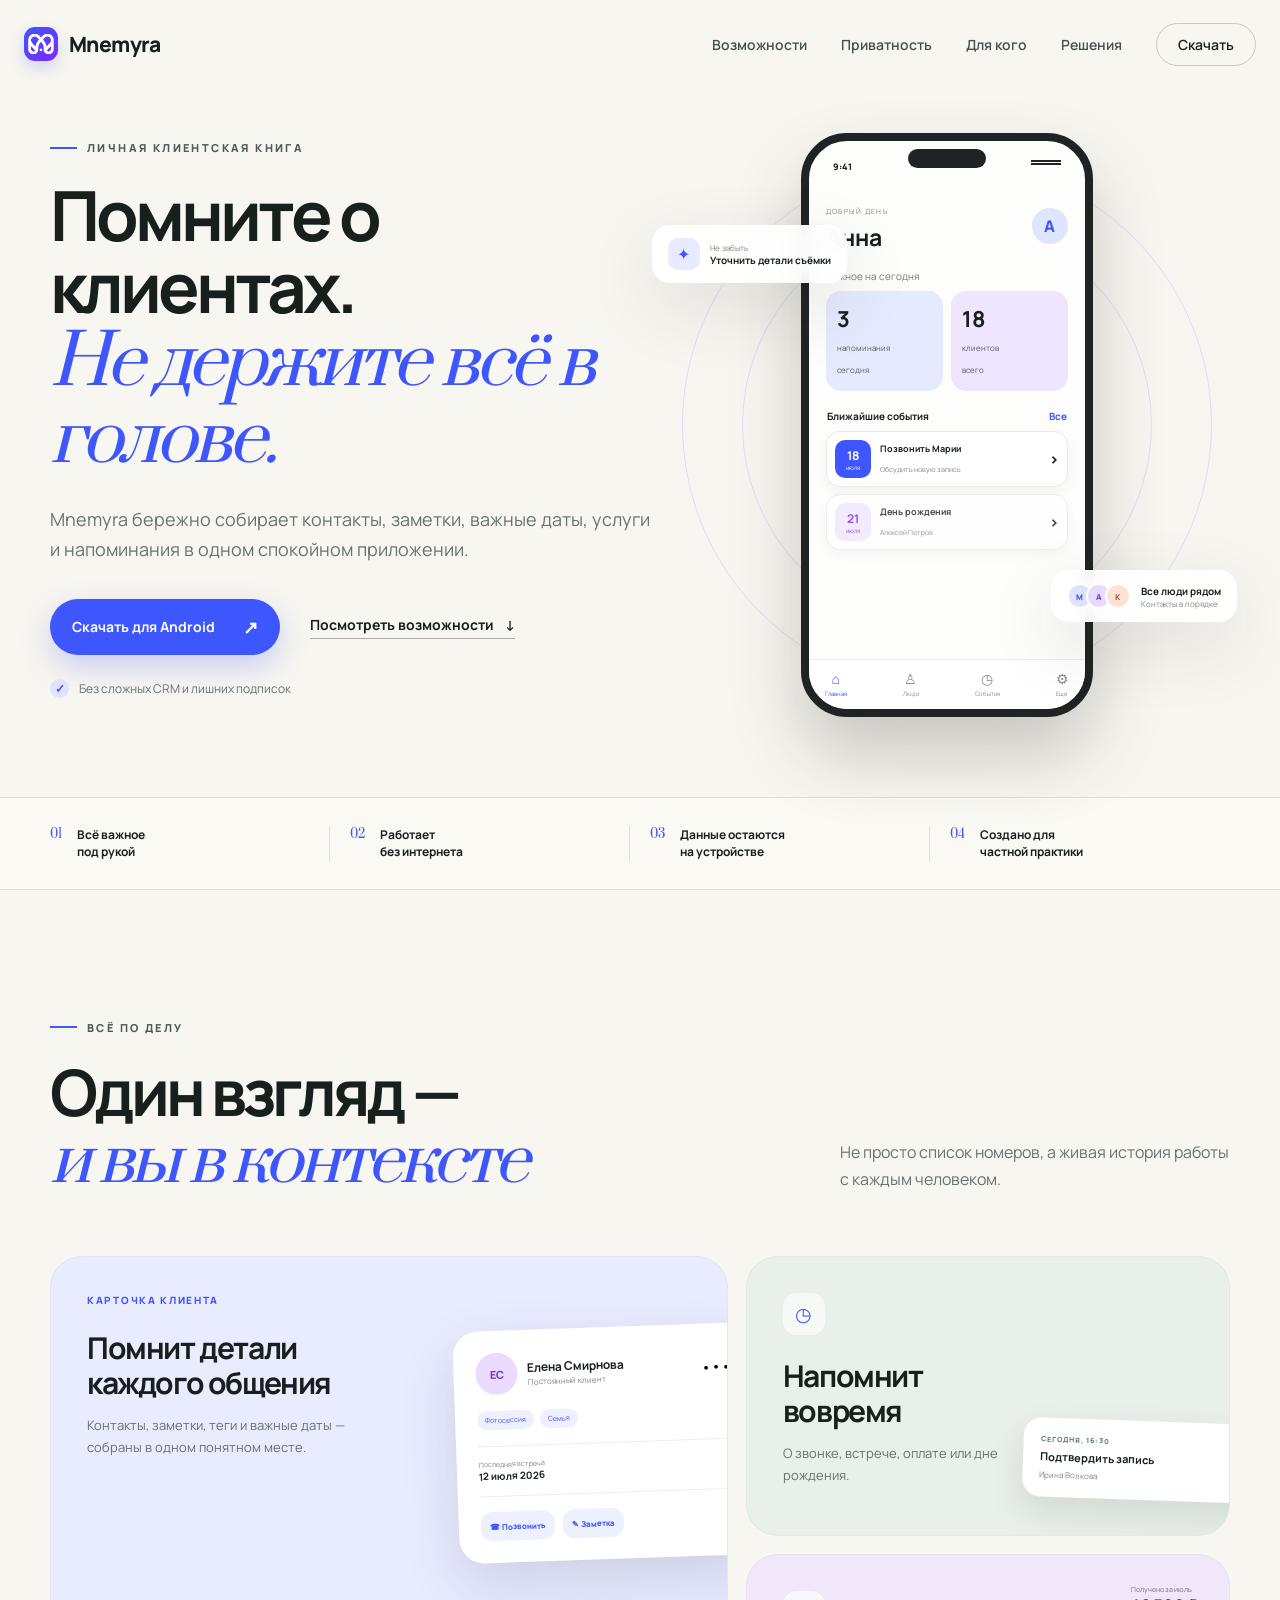
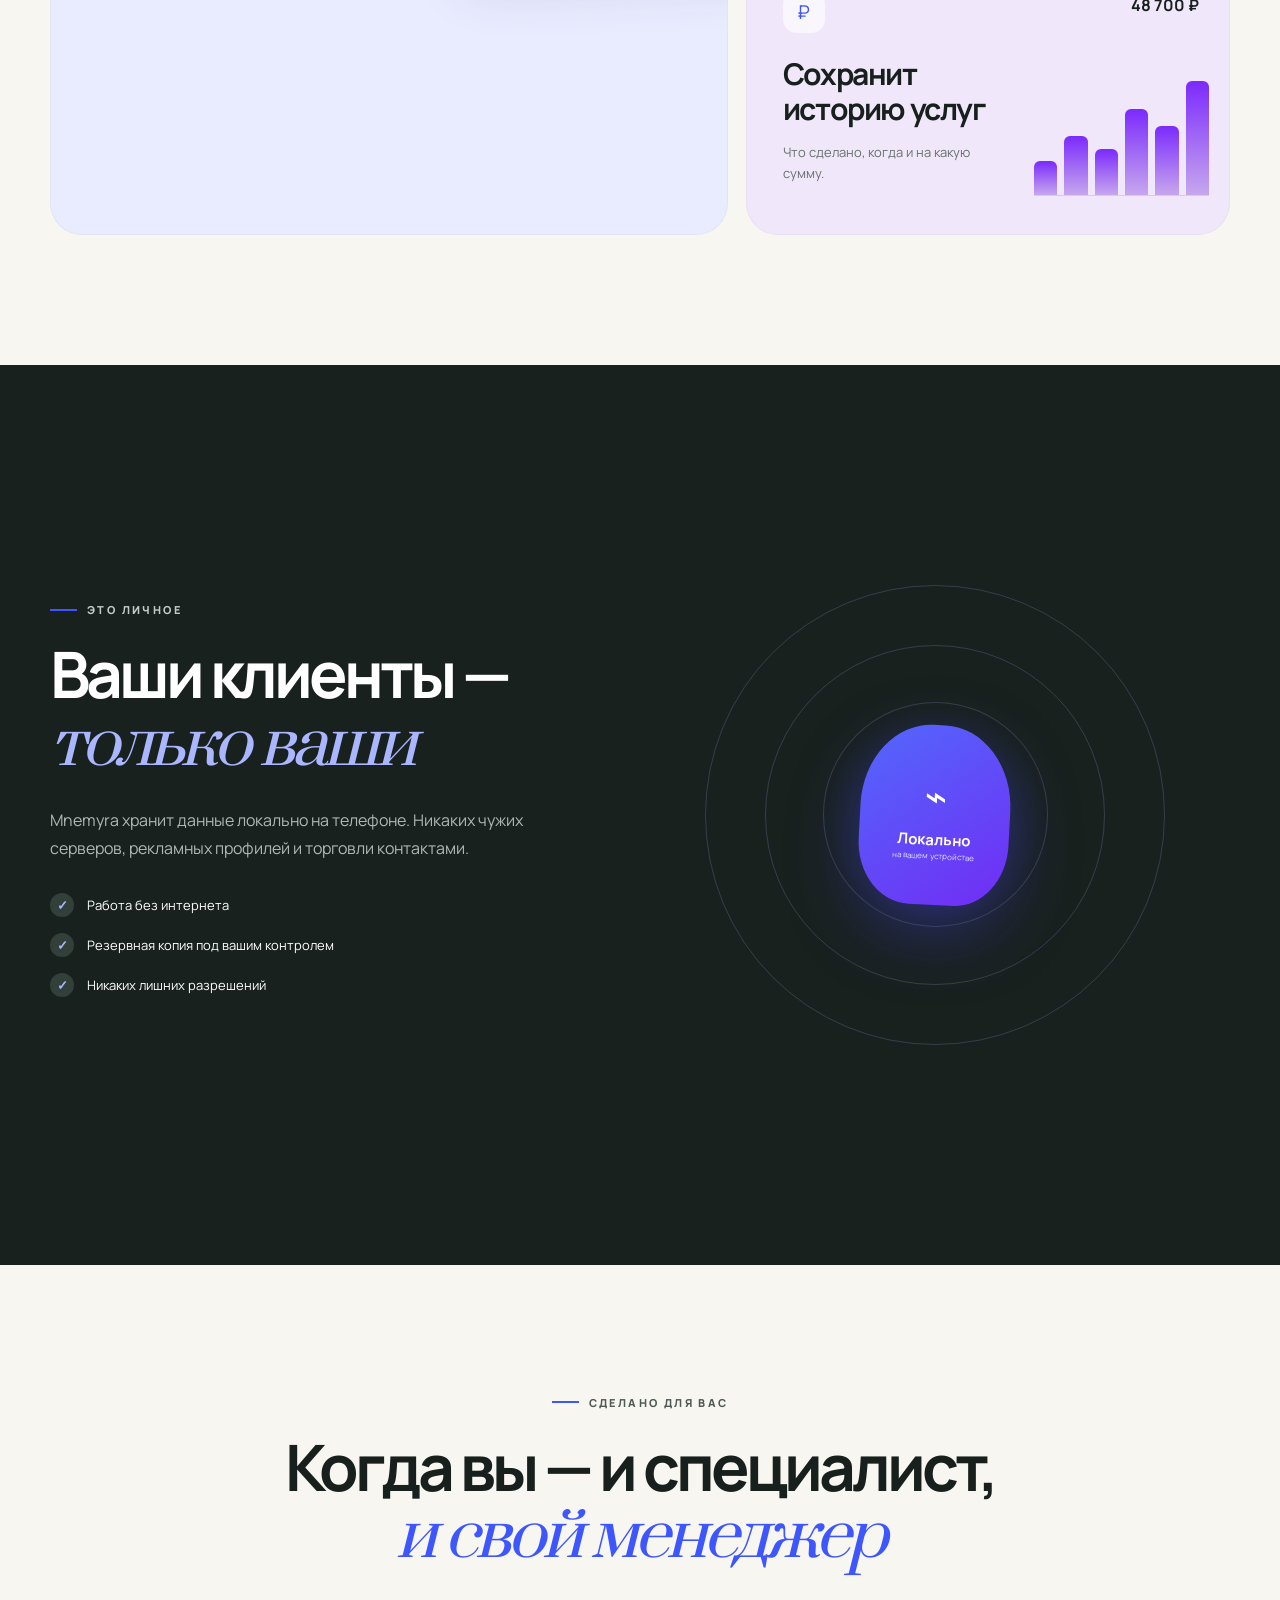
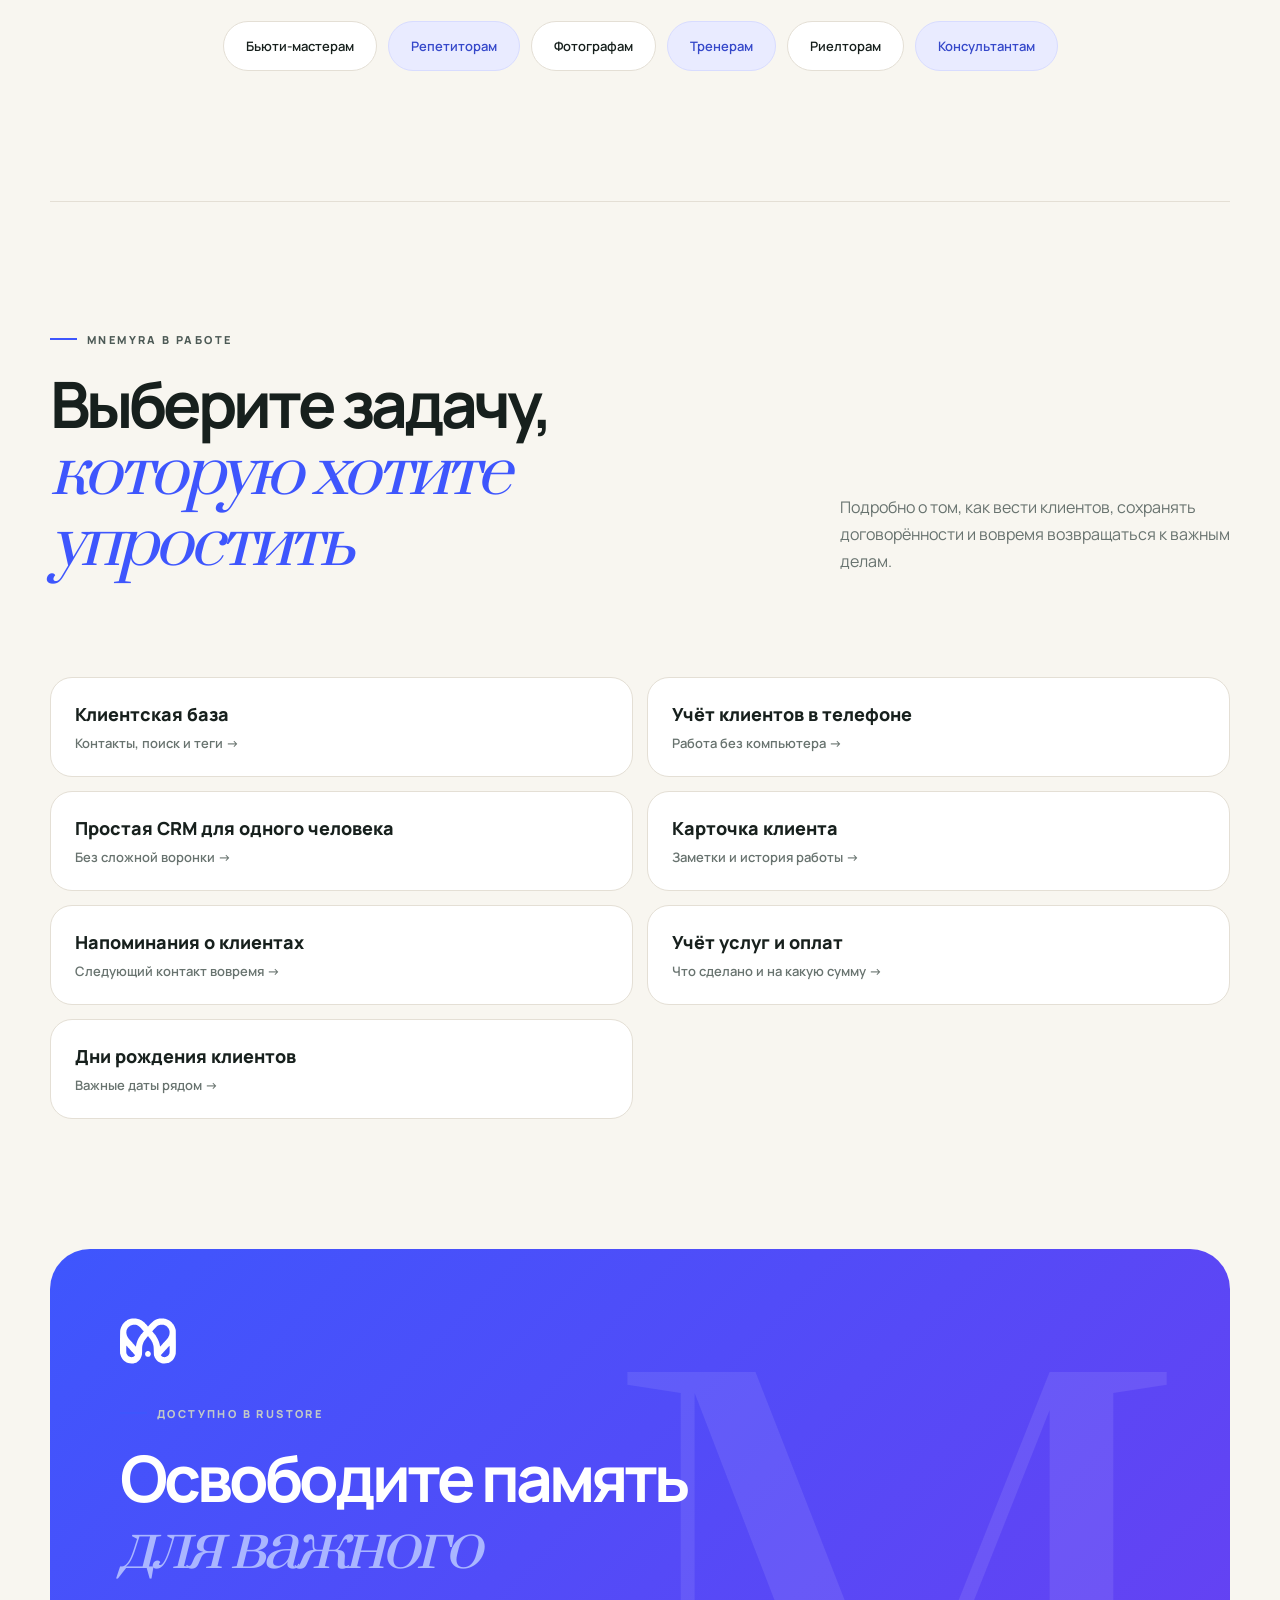
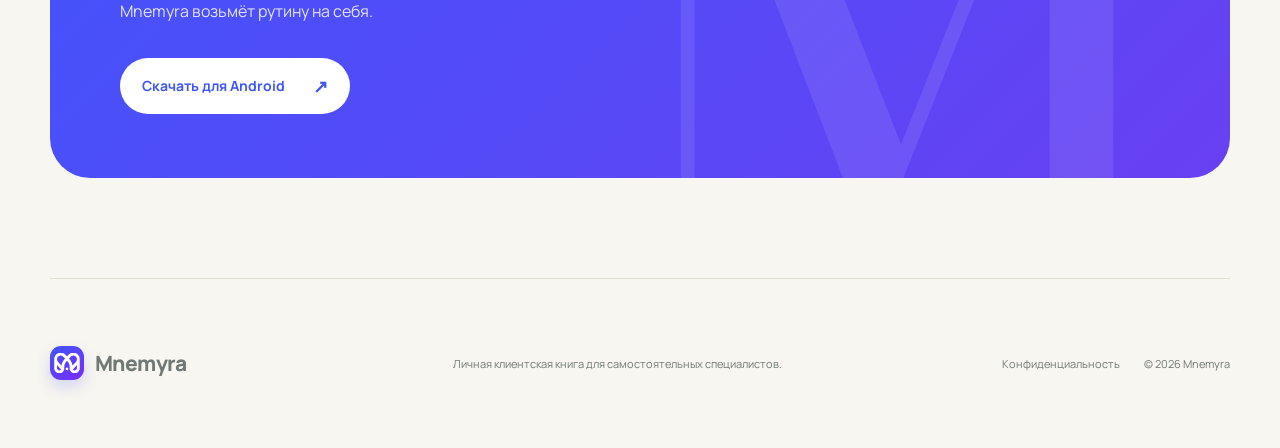
<file: index.html>
<!doctype html>
<html lang="ru">
<head>
  <meta charset="utf-8">
  <meta name="viewport" content="width=device-width, initial-scale=1">
  <meta name="theme-color" content="#3e56fd">
  <meta name="color-scheme" content="light">
  <meta name="robots" content="index, follow, max-image-preview:large, max-snippet:-1, max-video-preview:-1">
  <meta name="description" content="Mnemyra — клиентская книга для самозанятых и частных специалистов. Храните контакты, заметки и историю услуг, создавайте напоминания. Данные остаются на вашем устройстве.">
  <meta name="application-name" content="Mnemyra">
  <meta name="apple-mobile-web-app-title" content="Mnemyra">
  <meta name="format-detection" content="telephone=no">
  <title>Mnemyra — клиентская книга и напоминания для специалистов</title>

  <meta property="og:type" content="website">
  <meta property="og:locale" content="ru_RU">
  <meta property="og:site_name" content="Mnemyra">
  <meta property="og:title" content="Mnemyra — помните о клиентах, а не о рутине">
  <meta property="og:description" content="Контакты, заметки, услуги и напоминания в одном спокойном Android-приложении. Ваши данные остаются на устройстве.">
  <meta property="og:image" content="og-image.png">
  <meta property="og:image:type" content="image/png">
  <meta property="og:image:width" content="1200">
  <meta property="og:image:height" content="630">
  <meta property="og:image:alt" content="Mnemyra — личная клиентская книга для самостоятельных специалистов">
  <meta name="twitter:card" content="summary_large_image">
  <meta name="twitter:title" content="Mnemyra — помните о клиентах, а не о рутине">
  <meta name="twitter:description" content="Контакты, заметки, услуги и напоминания в одном спокойном Android-приложении.">
  <meta name="twitter:image" content="og-image.png">
  <meta name="twitter:image:alt" content="Mnemyra — личная клиентская книга для самостоятельных специалистов">

  <link rel="icon" href="favicon.ico" sizes="any">
  <link rel="shortcut icon" href="favicon.ico" type="image/x-icon">
  <link rel="manifest" href="site.webmanifest">
  <link rel="preconnect" href="https://fonts.googleapis.com">
  <link rel="preconnect" href="https://fonts.gstatic.com" crossorigin>
  <link href="https://fonts.googleapis.com/css2?family=Manrope:wght@400;500;600;700;800&family=Prata&display=swap" rel="stylesheet">
  <link rel="stylesheet" href="styles.css">
  <link rel="canonical" href="https://mnemyra.ru/">
  <noscript><style>.reveal{opacity:1;transform:none}</style></noscript>
  <script type="application/ld+json">
  {
    "@context": "https://schema.org",
    "@graph": [
      {
        "@type": "WebSite",
        "name": "Mnemyra",
        "inLanguage": "ru-RU",
        "description": "Официальный сайт Android-приложения Mnemyra"
      },
      {
        "@type": "SoftwareApplication",
        "name": "Mnemyra",
        "alternateName": "Мнемира",
        "description": "Личная клиентская книга с контактами, заметками, историей услуг и напоминаниями для самостоятельных специалистов.",
        "applicationCategory": "BusinessApplication",
        "applicationSubCategory": "Personal CRM",
        "operatingSystem": "Android 8.0 и новее",
        "softwareVersion": "1.0",
        "inLanguage": "ru-RU",
        "featureList": [
          "Карточки клиентов и импорт контактов",
          "Заметки, теги и важные даты",
          "Напоминания о звонках, встречах и событиях",
          "История услуг и оплат",
          "Локальное хранение данных",
          "Резервное копирование"
        ]
      }
    ]
  }
  </script>
</head>
<body>
  <header class="site-header">
    <a class="brand" href="#top" aria-label="Mnemyra — на главную">
      <span class="brand-mark"><img src="logo.svg" alt=""></span>
      <span>Mnemyra</span>
    </a>
    <button class="menu-button" type="button" aria-expanded="false" aria-controls="main-nav">Меню</button>
    <nav id="main-nav" class="main-nav" aria-label="Основная навигация">
      <a href="#possibilities">Возможности</a>
      <a href="#privacy">Приватность</a>
      <a href="#for-whom">Для кого</a>
      <a href="#guides">Решения</a>
      <a class="nav-cta" href="https://www.rustore.ru/catalog/app/ru.prozvonki.mnemyra">Скачать</a>
    </nav>
  </header>

  <main id="top">
    <section class="hero wrap">
      <div class="hero-copy reveal">
        <div class="eyebrow"><span></span> Личная клиентская книга</div>
        <h1>Помните о клиентах.<br><em>Не держите всё в голове.</em></h1>
        <p class="hero-lead">Mnemyra бережно собирает контакты, заметки, важные даты, услуги и напоминания в одном спокойном приложении.</p>
        <div class="hero-actions">
          <a class="button button-primary" href="https://www.rustore.ru/catalog/app/ru.prozvonki.mnemyra">Скачать для Android <span>↗</span></a>
          <a class="text-link" href="#possibilities">Посмотреть возможности <span>↓</span></a>
        </div>
        <p class="hero-note"><span class="shield">✓</span> Без сложных CRM и лишних подписок</p>
      </div>

      <div class="hero-visual reveal" aria-label="Пример интерфейса Mnemyra">
        <div class="orbit orbit-one"></div>
        <div class="orbit orbit-two"></div>
        <div class="float-card note-card">
          <div class="mini-icon">✦</div>
          <div><small>Не забыть</small><strong>Уточнить детали съёмки</strong></div>
        </div>
        <div class="phone">
          <div class="phone-top"><span>9:41</span><i></i></div>
          <div class="app-head">
            <div><small>ДОБРЫЙ ДЕНЬ</small><h2>Анна</h2></div>
            <div class="avatar avatar-blue">А</div>
          </div>
          <p class="phone-subtitle">Важное на сегодня</p>
          <div class="summary-grid">
            <div class="summary blue"><strong>3</strong><span>напоминания<br>сегодня</span></div>
            <div class="summary lilac"><strong>18</strong><span>клиентов<br>всего</span></div>
          </div>
          <div class="phone-section-title"><strong>Ближайшие события</strong><span>Все</span></div>
          <div class="event-card">
            <div class="date-box"><strong>18</strong><span>июля</span></div>
            <div><strong>Позвонить Марии</strong><small>Обсудить новую запись</small></div>
            <b>›</b>
          </div>
          <div class="event-card faded">
            <div class="date-box pale"><strong>21</strong><span>июля</span></div>
            <div><strong>День рождения</strong><small>Алексей Петров</small></div>
            <b>›</b>
          </div>
          <div class="phone-nav"><span class="active">⌂<small>Главная</small></span><span>♙<small>Люди</small></span><span>◷<small>События</small></span><span>⚙<small>Ещё</small></span></div>
        </div>
        <div class="float-card people-card">
          <div class="stacked-avatars"><span>М</span><span>А</span><span>К</span></div>
          <div><strong>Все люди рядом</strong><small>Контакты в порядке</small></div>
        </div>
      </div>
    </section>

    <section class="trust-strip" aria-label="Ключевые преимущества">
      <div><span>01</span><strong>Всё важное<br>под рукой</strong></div>
      <div><span>02</span><strong>Работает<br>без интернета</strong></div>
      <div><span>03</span><strong>Данные остаются<br>на устройстве</strong></div>
      <div><span>04</span><strong>Создано для<br>частной практики</strong></div>
    </section>

    <section id="possibilities" class="features wrap section-space">
      <div class="section-heading reveal">
        <div class="eyebrow"><span></span> Всё по делу</div>
        <h2>Один взгляд —<br><em>и вы в контексте</em></h2>
        <p>Не просто список номеров, а живая история работы с каждым человеком.</p>
      </div>
      <div class="bento">
        <article class="feature-card feature-main reveal">
          <div class="feature-label">Карточка клиента</div>
          <h3>Помнит детали<br>каждого общения</h3>
          <p>Контакты, заметки, теги и важные даты — собраны в одном понятном месте.</p>
          <div class="client-card">
            <div class="client-top"><div class="avatar avatar-photo">ЕС</div><div><strong>Елена Смирнова</strong><span>Постоянный клиент</span></div><button>•••</button></div>
            <div class="tags"><span>Фотосессия</span><span>Семья</span></div>
            <div class="client-details"><span>Последняя встреча</span><strong>12 июля 2026</strong></div>
            <div class="client-actions"><button>☎ Позвонить</button><button>✎ Заметка</button></div>
          </div>
        </article>
        <article class="feature-card reminder-feature reveal">
          <div class="feature-icon">◷</div>
          <h3>Напомнит вовремя</h3>
          <p>О звонке, встрече, оплате или дне рождения.</p>
          <div class="reminder-pop"><span>Сегодня, 16:30</span><strong>Подтвердить запись</strong><small>Ирина Волкова</small></div>
        </article>
        <article class="feature-card services-feature reveal">
          <div class="feature-icon">₽</div>
          <h3>Сохранит историю услуг</h3>
          <p>Что сделано, когда и на какую сумму.</p>
          <div class="bars"><i></i><i></i><i></i><i></i><i></i><i></i></div>
          <div class="money"><span>Получено за июль</span><strong>48 700 ₽</strong></div>
        </article>
      </div>
    </section>

    <section id="privacy" class="privacy section-space">
      <div class="privacy-inner wrap reveal">
        <div class="privacy-copy">
          <div class="eyebrow light"><span></span> Это личное</div>
          <h2>Ваши клиенты —<br><em>только ваши</em></h2>
          <p>Mnemyra хранит данные локально на телефоне. Никаких чужих серверов, рекламных профилей и торговли контактами.</p>
          <ul><li><b>✓</b> Работа без интернета</li><li><b>✓</b> Резервная копия под вашим контролем</li><li><b>✓</b> Никаких лишних разрешений</li></ul>
        </div>
        <div class="privacy-art" aria-hidden="true">
          <div class="halo h1"></div><div class="halo h2"></div><div class="halo h3"></div>
          <div class="lock"><span>⌁</span><strong>Локально</strong><small>на вашем устройстве</small></div>
        </div>
      </div>
    </section>

    <section id="for-whom" class="audience wrap section-space">
      <div class="section-heading centered reveal">
        <div class="eyebrow"><span></span> Сделано для вас</div>
        <h2>Когда вы — и специалист,<br><em>и свой менеджер</em></h2>
      </div>
      <div class="professions reveal">
        <span>Бьюти-мастерам</span><span>Репетиторам</span><span>Фотографам</span><span>Тренерам</span><span>Риелторам</span><span>Консультантам</span>
      </div>
    </section>

    <section id="guides" class="seo-hub wrap section-space">
      <div class="section-heading reveal">
        <div class="eyebrow"><span></span> Mnemyra в работе</div>
        <h2>Выберите задачу,<br><em>которую хотите упростить</em></h2>
        <p>Подробно о том, как вести клиентов, сохранять договорённости и вовремя возвращаться к важным делам.</p>
      </div>
      <div class="seo-grid reveal">
        <a href="client-base/">Клиентская база <span>Контакты, поиск и теги →</span></a>
        <a href="clients-on-phone/">Учёт клиентов в телефоне <span>Работа без компьютера →</span></a>
        <a href="simple-crm/">Простая CRM для одного человека <span>Без сложной воронки →</span></a>
        <a href="client-card/">Карточка клиента <span>Заметки и история работы →</span></a>
        <a href="client-reminders/">Напоминания о клиентах <span>Следующий контакт вовремя →</span></a>
        <a href="services-and-payments/">Учёт услуг и оплат <span>Что сделано и на какую сумму →</span></a>
        <a href="client-birthdays/">Дни рождения клиентов <span>Важные даты рядом →</span></a>
      </div>
    </section>

    <section id="download" class="download wrap reveal">
      <div>
        <img src="logo.svg" alt="" class="download-logo">
        <div class="eyebrow light"><span></span> Доступно в RuStore</div>
        <h2>Освободите память<br><em>для важного</em></h2>
        <p>Mnemyra возьмёт рутину на себя.</p>
        <a class="button button-white" href="https://www.rustore.ru/catalog/app/ru.prozvonki.mnemyra">Скачать для Android <span>↗</span></a>
      </div>
      <div class="download-word" aria-hidden="true">M</div>
    </section>
  </main>

  <footer class="footer wrap">
    <a class="brand" href="#top"><span class="brand-mark"><img src="logo.svg" alt=""></span><span>Mnemyra</span></a>
    <p>Личная клиентская книга для самостоятельных специалистов.</p>
    <div><a href="#privacy">Конфиденциальность</a><span>© 2026 Mnemyra</span></div>
  </footer>
  <script src="script.js"></script>
</body>
</html>
</file>
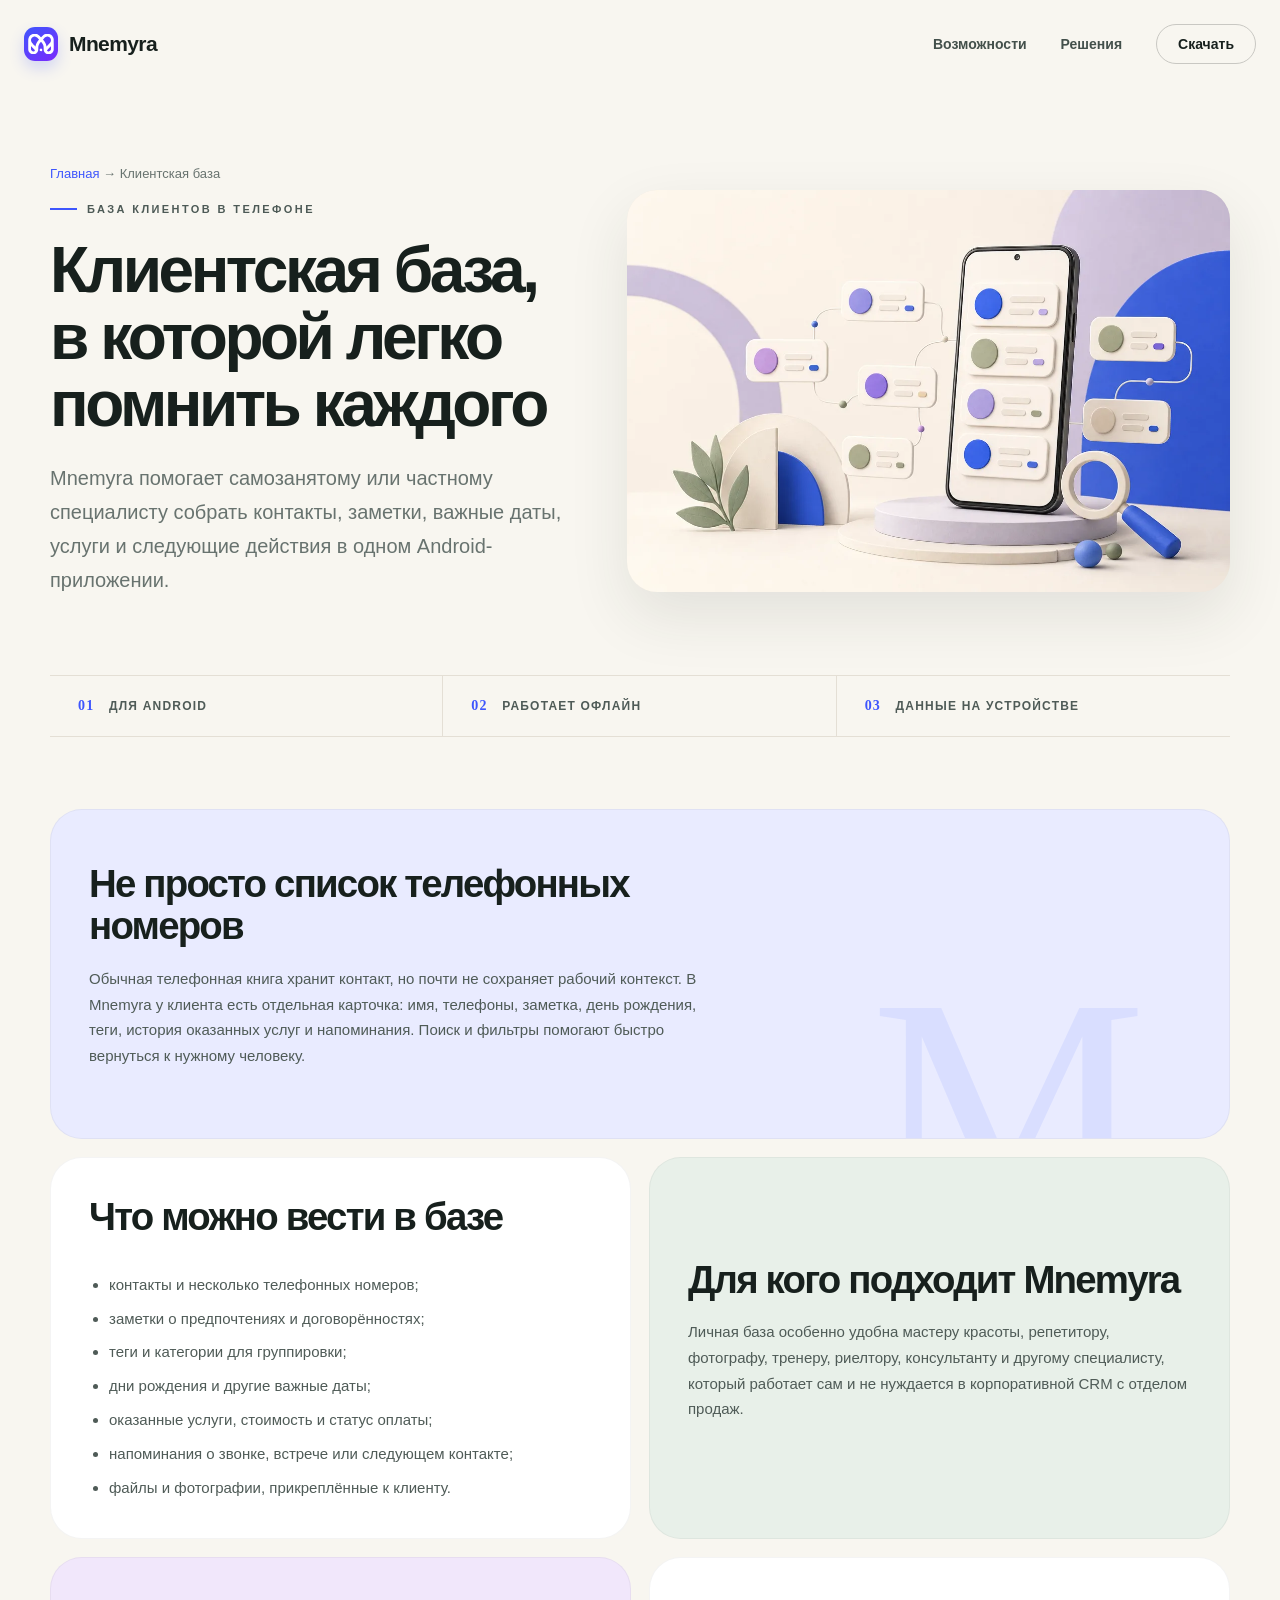
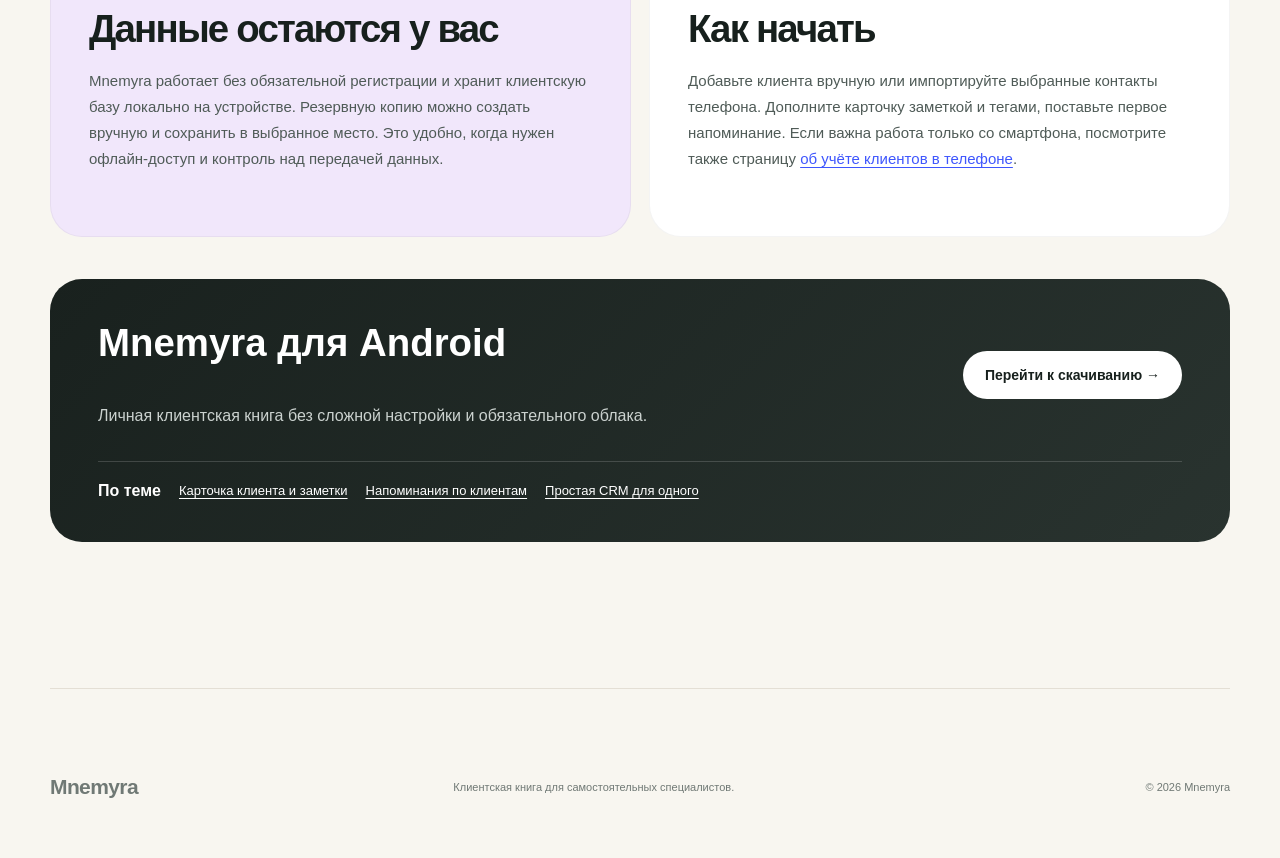
<file: client-base/index.html>
<!doctype html><html lang="ru"><head><meta charset="utf-8"><meta name="viewport" content="width=device-width,initial-scale=1"><meta name="robots" content="index,follow,max-image-preview:large"><title>Клиентская база на Android для самозанятых — Mnemyra</title><meta name="description" content="Приложение для ведения клиентской базы на телефоне: контакты, заметки, теги, важные даты, услуги и напоминания. Локально, без облака и сложной CRM."><link rel="canonical" href="https://mnemyra.ru/client-base/"><meta property="og:type" content="website"><meta property="og:title" content="Клиентская база на Android — Mnemyra"><meta property="og:description" content="Ведите контакты, заметки, услуги и напоминания по клиентам в одном приложении."><meta property="og:image" content="https://mnemyra.ru/assets/seo/client-base.webp"><meta property="og:image:width" content="1200"><meta property="og:image:height" content="800"><link rel="icon" href="../favicon.ico"><link rel="stylesheet" href="../styles.css"><script type="application/ld+json">{"@context":"https://schema.org","@type":"WebPage","name":"Клиентская база на Android для самозанятых","isPartOf":{"@type":"WebSite","name":"Mnemyra","url":"https://mnemyra.ru/"},"about":{"@type":"SoftwareApplication","name":"Mnemyra","operatingSystem":"Android","applicationCategory":"BusinessApplication"}}</script></head><body>
<header class="site-header"><a class="brand" href="../"><span class="brand-mark"><img src="../logo.svg" alt=""></span><span>Mnemyra</span></a><nav class="main-nav"><a href="../#possibilities">Возможности</a><a href="../#guides">Решения</a><a class="nav-cta" href="https://www.rustore.ru/catalog/app/ru.prozvonki.mnemyra">Скачать</a></nav></header>
<main class="landing-main"><section class="landing-hero wrap"><div class="breadcrumbs"><a href="../">Главная</a> → Клиентская база</div><div class="eyebrow"><span></span> База клиентов в телефоне</div><h1>Клиентская база, в которой легко помнить каждого</h1><p class="landing-lead">Mnemyra помогает самозанятому или частному специалисту собрать контакты, заметки, важные даты, услуги и следующие действия в одном Android-приложении.</p><figure class="landing-visual"><img src="../assets/seo/client-base.webp" width="1200" height="800" alt="Иллюстрация клиентской базы Mnemyra на Android" fetchpriority="high" decoding="async"></figure></section><div class="landing-benefits" aria-label="Преимущества Mnemyra"><span><b>01</b> Для Android</span><span><b>02</b> Работает офлайн</span><span><b>03</b> Данные на устройстве</span></div><div class="landing-body wrap"><article class="article-card"><section class="landing-feature"><h2>Не просто список телефонных номеров</h2><p>Обычная телефонная книга хранит контакт, но почти не сохраняет рабочий контекст. В Mnemyra у клиента есть отдельная карточка: имя, телефоны, заметка, день рождения, теги, история оказанных услуг и напоминания. Поиск и фильтры помогают быстро вернуться к нужному человеку.</p>
</section><section class="landing-feature"><h2>Что можно вести в базе</h2><ul><li>контакты и несколько телефонных номеров;</li><li>заметки о предпочтениях и договорённостях;</li><li>теги и категории для группировки;</li><li>дни рождения и другие важные даты;</li><li>оказанные услуги, стоимость и статус оплаты;</li><li>напоминания о звонке, встрече или следующем контакте;</li><li>файлы и фотографии, прикреплённые к клиенту.</li></ul>
</section><section class="landing-feature"><h2>Для кого подходит Mnemyra</h2><p>Личная база особенно удобна мастеру красоты, репетитору, фотографу, тренеру, риелтору, консультанту и другому специалисту, который работает сам и не нуждается в корпоративной CRM с отделом продаж.</p>
</section><section class="landing-feature"><h2>Данные остаются у вас</h2><p>Mnemyra работает без обязательной регистрации и хранит клиентскую базу локально на устройстве. Резервную копию можно создать вручную и сохранить в выбранное место. Это удобно, когда нужен офлайн-доступ и контроль над передачей данных.</p>
</section><section class="landing-feature"><h2>Как начать</h2><p>Добавьте клиента вручную или импортируйте выбранные контакты телефона. Дополните карточку заметкой и тегами, поставьте первое напоминание. Если важна работа только со смартфона, посмотрите также страницу <a href="../clients-on-phone/">об учёте клиентов в телефоне</a>.</p></section></article><aside class="page-aside"><h2>Mnemyra для Android</h2><p>Личная клиентская книга без сложной настройки и обязательного облака.</p><a class="button" href="https://www.rustore.ru/catalog/app/ru.prozvonki.mnemyra">Перейти к скачиванию →</a><div class="related"><strong>По теме</strong><a href="../client-card/">Карточка клиента и заметки</a><a href="../client-reminders/">Напоминания по клиентам</a><a href="../simple-crm/">Простая CRM для одного</a></div></aside></div></main><footer class="footer wrap landing-footer"><a class="brand" href="../"><span>Mnemyra</span></a><p>Клиентская книга для самостоятельных специалистов.</p><div><span>© 2026 Mnemyra</span></div></footer></body></html>
</file>
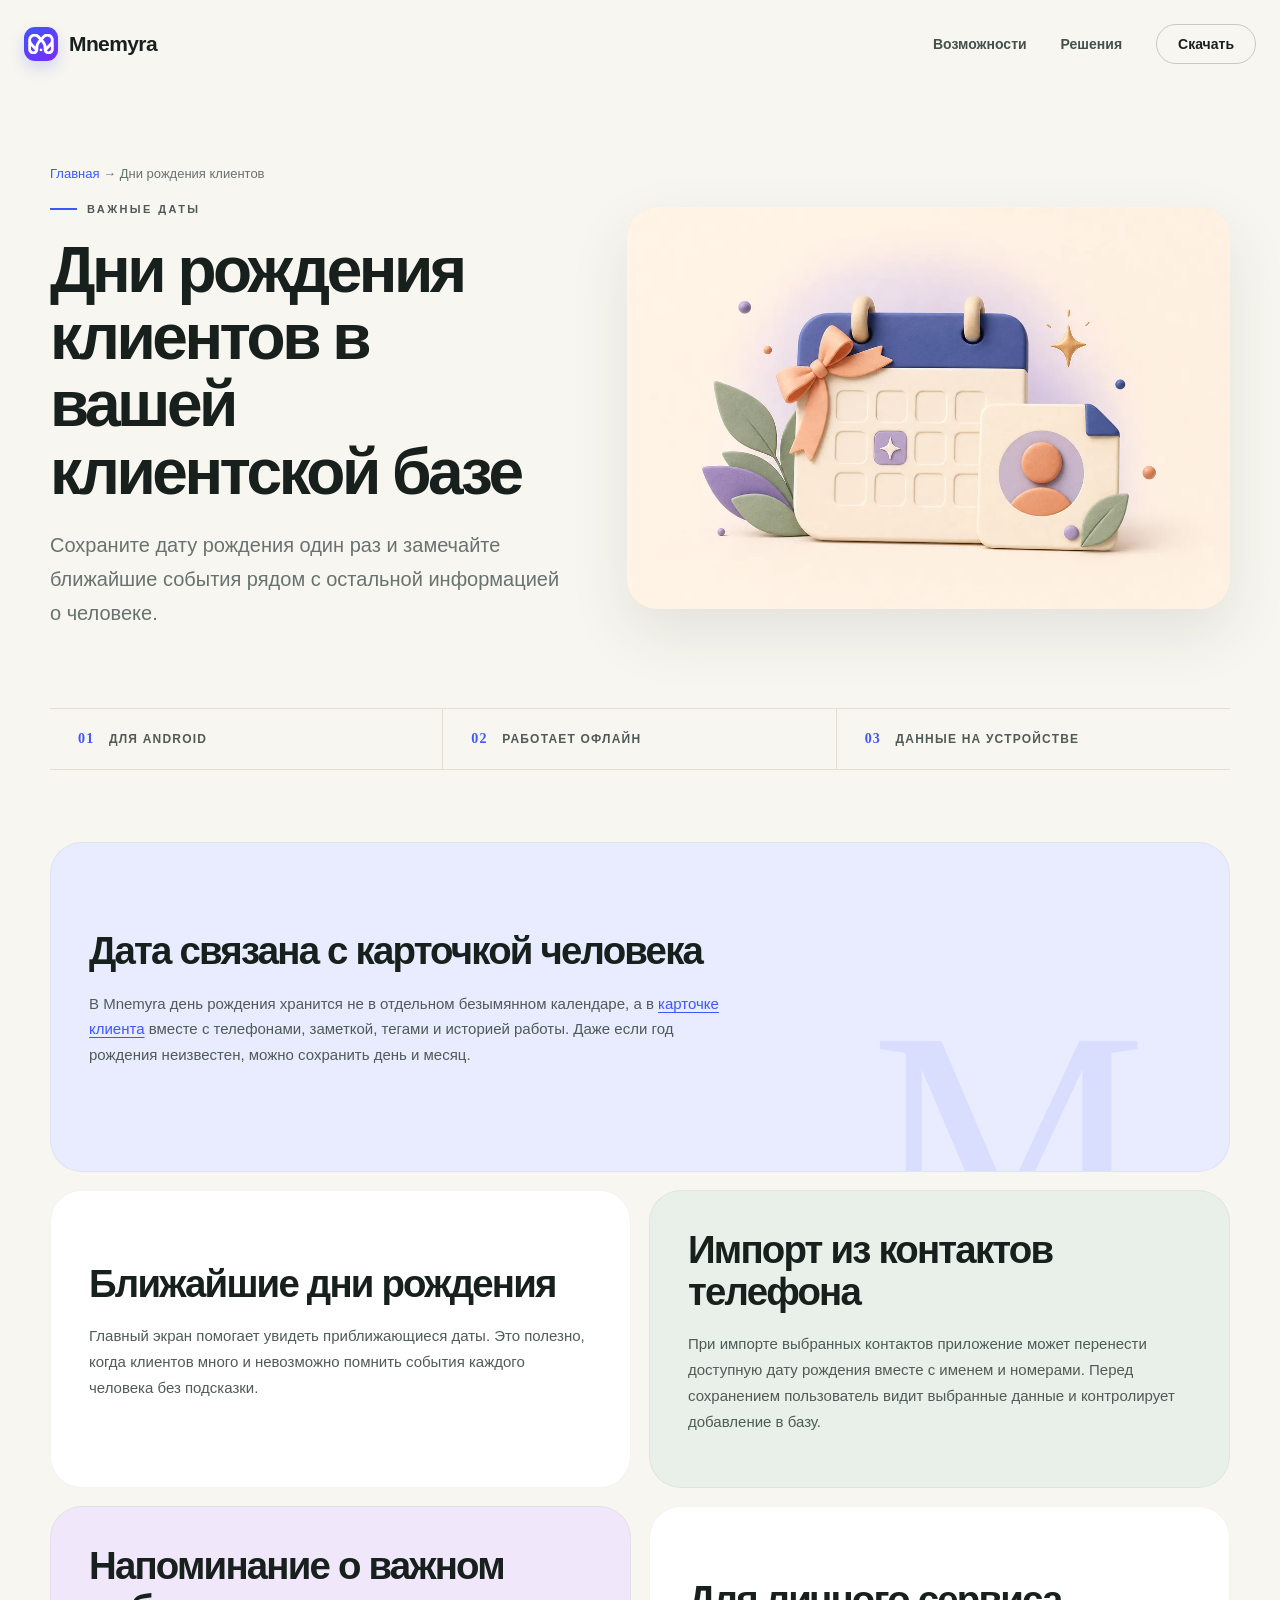
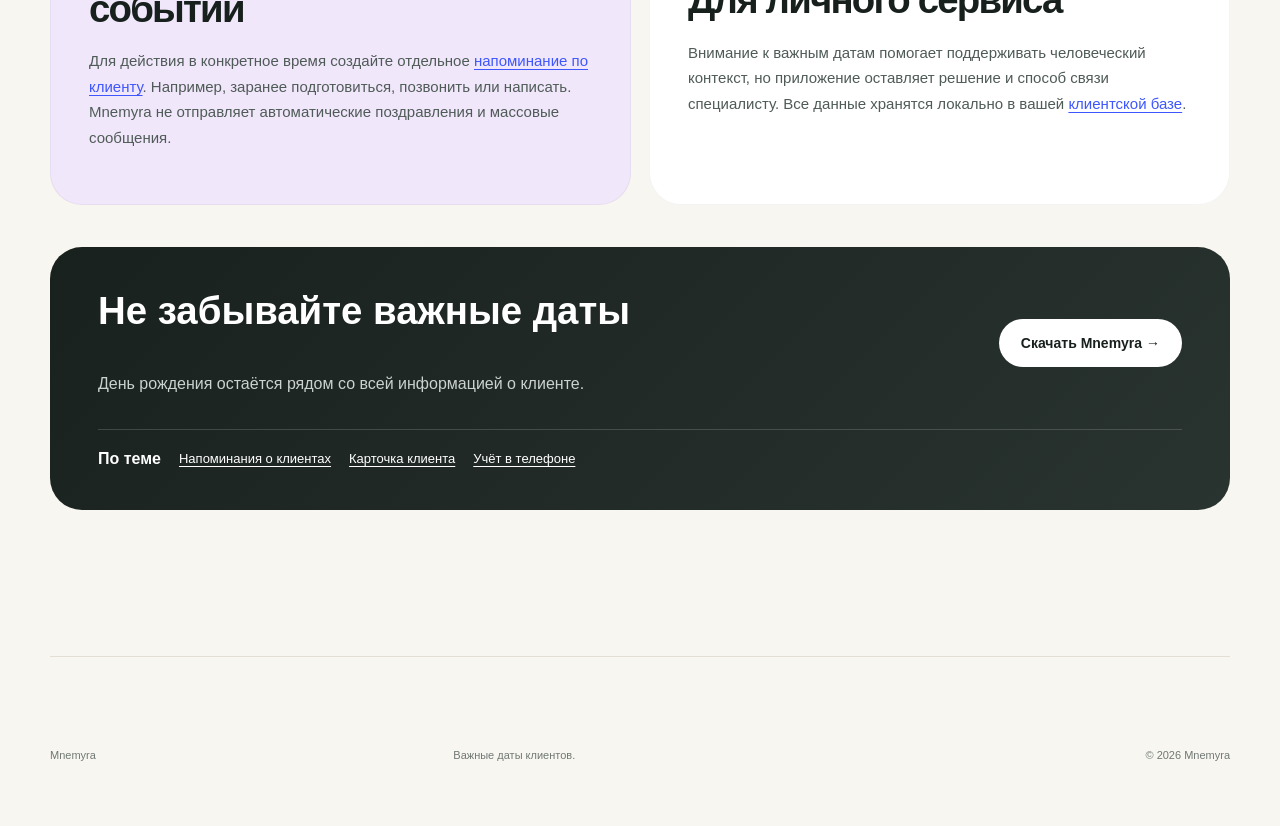
<file: client-birthdays/index.html>
<!doctype html><html lang="ru"><head><meta charset="utf-8"><meta name="viewport" content="width=device-width,initial-scale=1"><meta name="robots" content="index,follow"><title>Дни рождения клиентов и напоминания о важных датах — Mnemyra</title><meta name="description" content="Храните дни рождения в карточках клиентов и заранее замечайте ближайшие важные даты в приложении Mnemyra для Android."><link rel="canonical" href="https://mnemyra.ru/client-birthdays/"><meta property="og:title" content="Дни рождения клиентов — Mnemyra"><meta property="og:description" content="Важные даты клиентов рядом с контактами и заметками."><meta property="og:image" content="https://mnemyra.ru/assets/seo/client-birthdays.webp"><meta property="og:image:width" content="1200"><meta property="og:image:height" content="800"><link rel="icon" href="../favicon.ico"><link rel="stylesheet" href="../styles.css"></head><body><header class="site-header"><a class="brand" href="../"><span class="brand-mark"><img src="../logo.svg" alt=""></span>Mnemyra</a><nav class="main-nav"><a href="../#possibilities">Возможности</a><a href="../#guides">Решения</a><a class="nav-cta" href="https://www.rustore.ru/catalog/app/ru.prozvonki.mnemyra">Скачать</a></nav></header>
<main class="landing-main"><section class="landing-hero wrap"><div class="breadcrumbs"><a href="../">Главная</a> → Дни рождения клиентов</div><div class="eyebrow"><span></span> Важные даты</div><h1>Дни рождения клиентов в вашей клиентской базе</h1><p class="landing-lead">Сохраните дату рождения один раз и замечайте ближайшие события рядом с остальной информацией о человеке.</p><figure class="landing-visual"><img src="../assets/seo/client-birthdays.webp" width="1200" height="800" alt="Дни рождения и важные даты клиентов" fetchpriority="high" decoding="async"></figure></section><div class="landing-benefits" aria-label="Преимущества Mnemyra"><span><b>01</b> Для Android</span><span><b>02</b> Работает офлайн</span><span><b>03</b> Данные на устройстве</span></div><div class="landing-body wrap"><article class="article-card"><section class="landing-feature"><h2>Дата связана с карточкой человека</h2><p>В Mnemyra день рождения хранится не в отдельном безымянном календаре, а в <a href="../client-card/">карточке клиента</a> вместе с телефонами, заметкой, тегами и историей работы. Даже если год рождения неизвестен, можно сохранить день и месяц.</p>
</section><section class="landing-feature"><h2>Ближайшие дни рождения</h2><p>Главный экран помогает увидеть приближающиеся даты. Это полезно, когда клиентов много и невозможно помнить события каждого человека без подсказки.</p>
</section><section class="landing-feature"><h2>Импорт из контактов телефона</h2><p>При импорте выбранных контактов приложение может перенести доступную дату рождения вместе с именем и номерами. Перед сохранением пользователь видит выбранные данные и контролирует добавление в базу.</p>
</section><section class="landing-feature"><h2>Напоминание о важном событии</h2><p>Для действия в конкретное время создайте отдельное <a href="../client-reminders/">напоминание по клиенту</a>. Например, заранее подготовиться, позвонить или написать. Mnemyra не отправляет автоматические поздравления и массовые сообщения.</p>
</section><section class="landing-feature"><h2>Для личного сервиса</h2><p>Внимание к важным датам помогает поддерживать человеческий контекст, но приложение оставляет решение и способ связи специалисту. Все данные хранятся локально в вашей <a href="../client-base/">клиентской базе</a>.</p></section></article><aside class="page-aside"><h2>Не забывайте важные даты</h2><p>День рождения остаётся рядом со всей информацией о клиенте.</p><a class="button" href="https://www.rustore.ru/catalog/app/ru.prozvonki.mnemyra">Скачать Mnemyra →</a><div class="related"><strong>По теме</strong><a href="../client-reminders/">Напоминания о клиентах</a><a href="../client-card/">Карточка клиента</a><a href="../clients-on-phone/">Учёт в телефоне</a></div></aside></div></main><footer class="footer wrap landing-footer"><a href="../">Mnemyra</a><p>Важные даты клиентов.</p><div>© 2026 Mnemyra</div></footer></body></html>
</file>
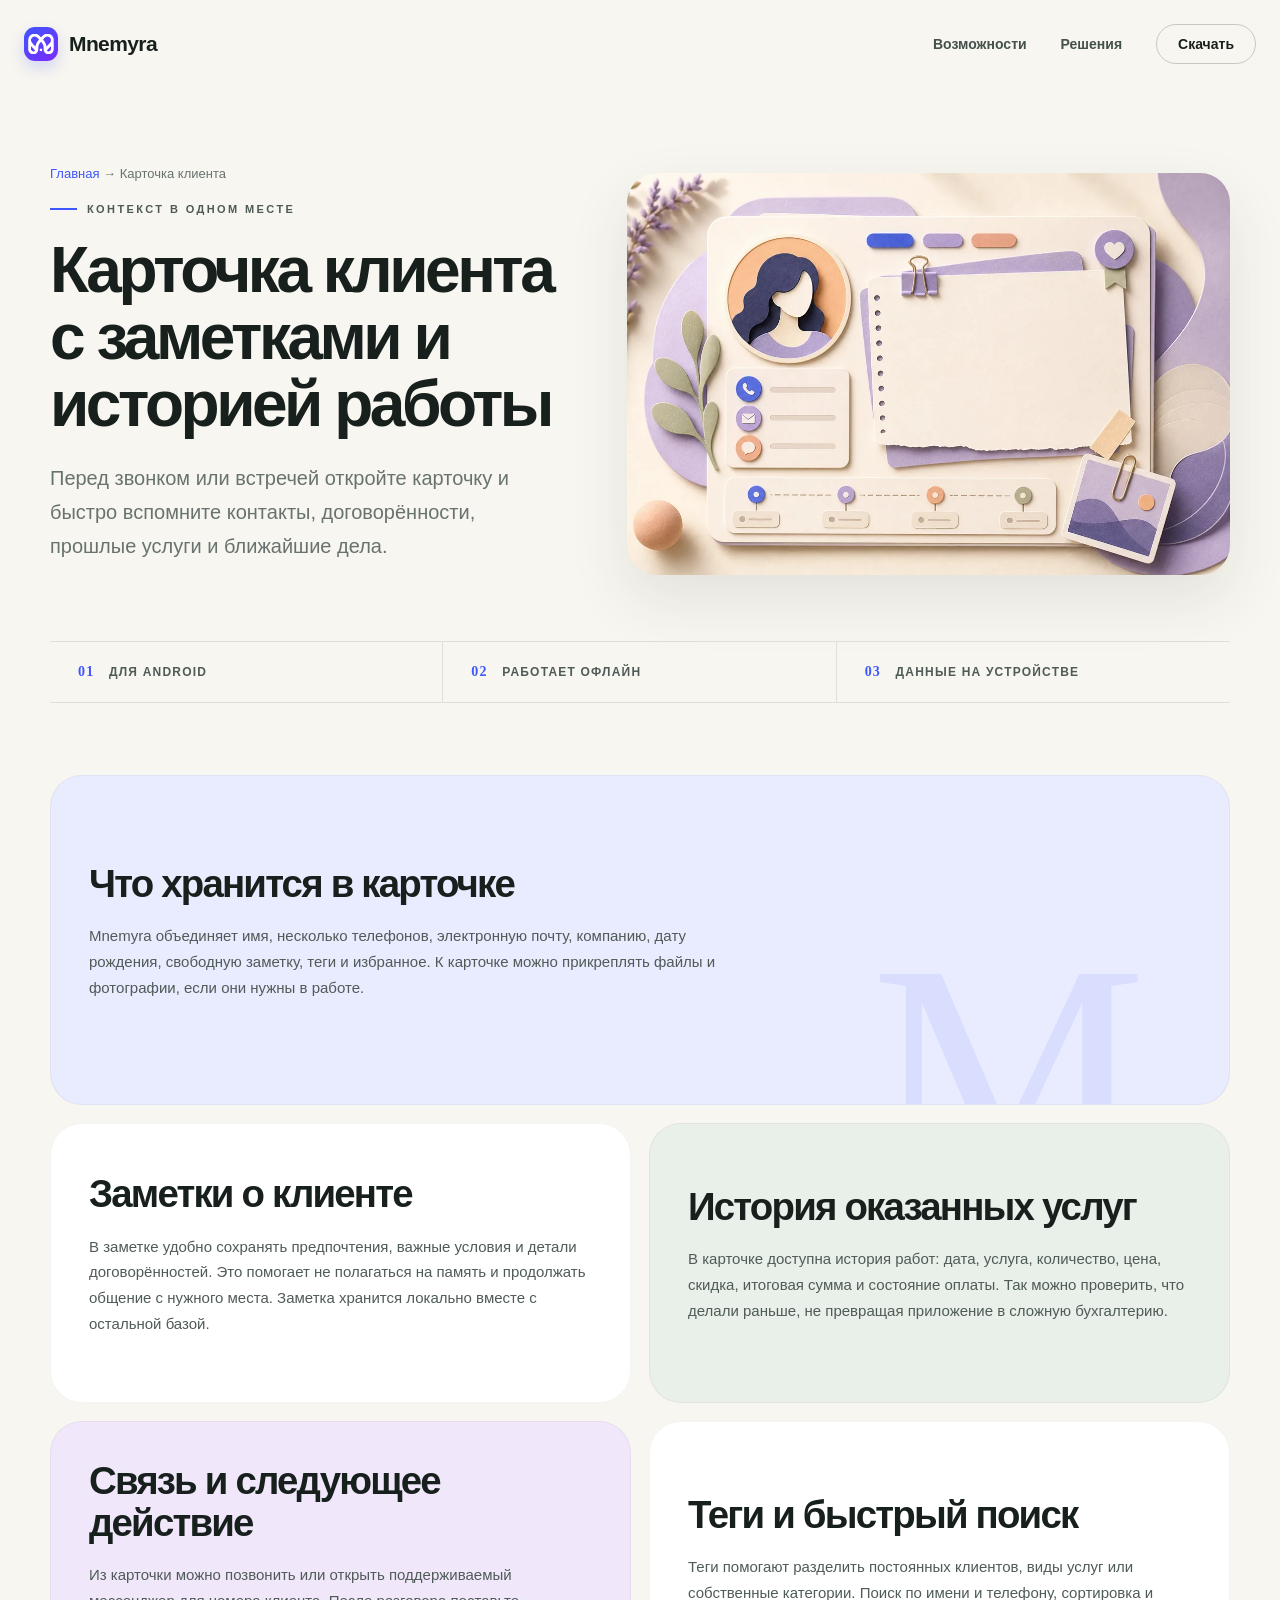
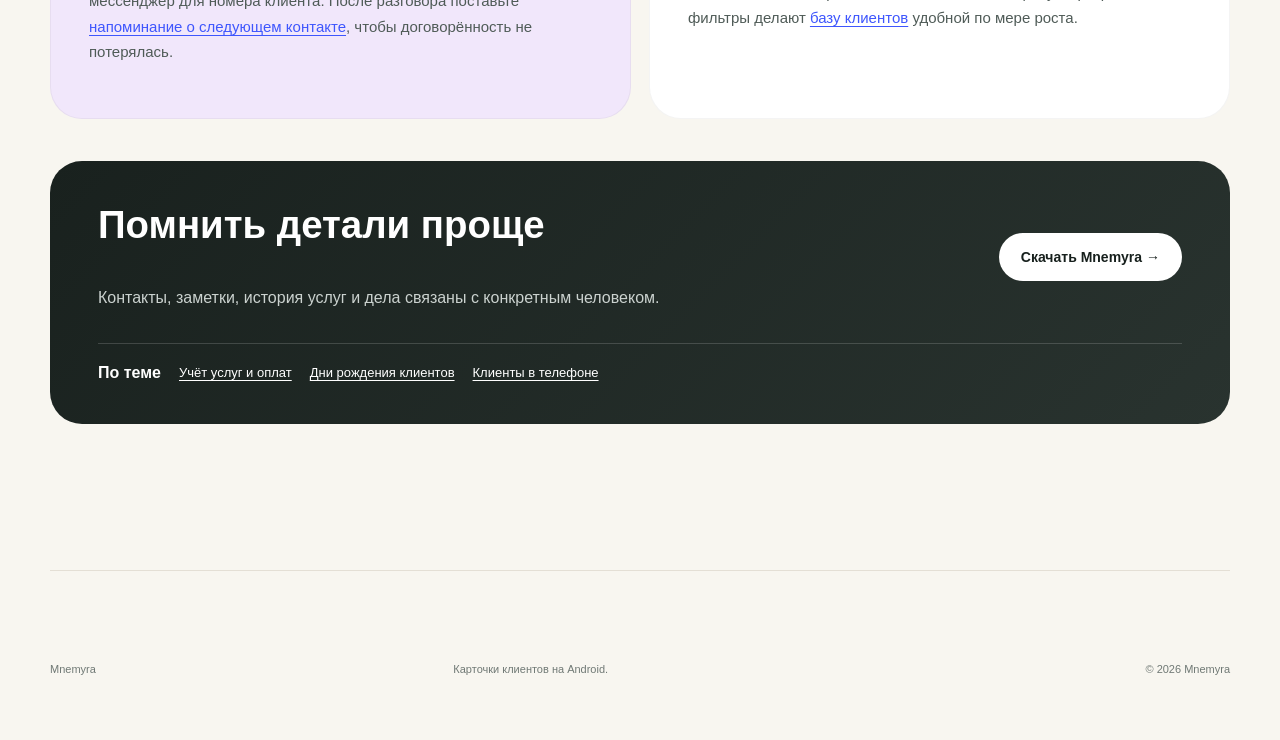
<file: client-card/index.html>
<!doctype html><html lang="ru"><head><meta charset="utf-8"><meta name="viewport" content="width=device-width,initial-scale=1"><meta name="robots" content="index,follow"><title>Карточка клиента: контакты, заметки и история услуг — Mnemyra</title><meta name="description" content="Электронная карточка клиента на Android: телефоны, заметки, теги, важные даты, файлы, история оказанных услуг и напоминания в одном месте."><link rel="canonical" href="https://mnemyra.ru/client-card/"><meta property="og:title" content="Карточка клиента и заметки — Mnemyra"><meta property="og:description" content="Весь контекст общения и работы с клиентом в одной карточке."><meta property="og:image" content="https://mnemyra.ru/assets/seo/client-card.webp"><meta property="og:image:width" content="1200"><meta property="og:image:height" content="800"><link rel="icon" href="../favicon.ico"><link rel="stylesheet" href="../styles.css"></head><body><header class="site-header"><a class="brand" href="../"><span class="brand-mark"><img src="../logo.svg" alt=""></span>Mnemyra</a><nav class="main-nav"><a href="../#possibilities">Возможности</a><a href="../#guides">Решения</a><a class="nav-cta" href="https://www.rustore.ru/catalog/app/ru.prozvonki.mnemyra">Скачать</a></nav></header>
<main class="landing-main"><section class="landing-hero wrap"><div class="breadcrumbs"><a href="../">Главная</a> → Карточка клиента</div><div class="eyebrow"><span></span> Контекст в одном месте</div><h1>Карточка клиента с заметками и историей работы</h1><p class="landing-lead">Перед звонком или встречей откройте карточку и быстро вспомните контакты, договорённости, прошлые услуги и ближайшие дела.</p><figure class="landing-visual"><img src="../assets/seo/client-card.webp" width="1200" height="800" alt="Карточка клиента с заметками и историей работы" fetchpriority="high" decoding="async"></figure></section><div class="landing-benefits" aria-label="Преимущества Mnemyra"><span><b>01</b> Для Android</span><span><b>02</b> Работает офлайн</span><span><b>03</b> Данные на устройстве</span></div><div class="landing-body wrap"><article class="article-card"><section class="landing-feature"><h2>Что хранится в карточке</h2><p>Mnemyra объединяет имя, несколько телефонов, электронную почту, компанию, дату рождения, свободную заметку, теги и избранное. К карточке можно прикреплять файлы и фотографии, если они нужны в работе.</p>
</section><section class="landing-feature"><h2>Заметки о клиенте</h2><p>В заметке удобно сохранять предпочтения, важные условия и детали договорённостей. Это помогает не полагаться на память и продолжать общение с нужного места. Заметка хранится локально вместе с остальной базой.</p>
</section><section class="landing-feature"><h2>История оказанных услуг</h2><p>В карточке доступна история работ: дата, услуга, количество, цена, скидка, итоговая сумма и состояние оплаты. Так можно проверить, что делали раньше, не превращая приложение в сложную бухгалтерию.</p>
</section><section class="landing-feature"><h2>Связь и следующее действие</h2><p>Из карточки можно позвонить или открыть поддерживаемый мессенджер для номера клиента. После разговора поставьте <a href="../client-reminders/">напоминание о следующем контакте</a>, чтобы договорённость не потерялась.</p>
</section><section class="landing-feature"><h2>Теги и быстрый поиск</h2><p>Теги помогают разделить постоянных клиентов, виды услуг или собственные категории. Поиск по имени и телефону, сортировка и фильтры делают <a href="../client-base/">базу клиентов</a> удобной по мере роста.</p></section></article><aside class="page-aside"><h2>Помнить детали проще</h2><p>Контакты, заметки, история услуг и дела связаны с конкретным человеком.</p><a class="button" href="https://www.rustore.ru/catalog/app/ru.prozvonki.mnemyra">Скачать Mnemyra →</a><div class="related"><strong>По теме</strong><a href="../services-and-payments/">Учёт услуг и оплат</a><a href="../client-birthdays/">Дни рождения клиентов</a><a href="../clients-on-phone/">Клиенты в телефоне</a></div></aside></div></main><footer class="footer wrap landing-footer"><a href="../">Mnemyra</a><p>Карточки клиентов на Android.</p><div>© 2026 Mnemyra</div></footer></body></html>
</file>
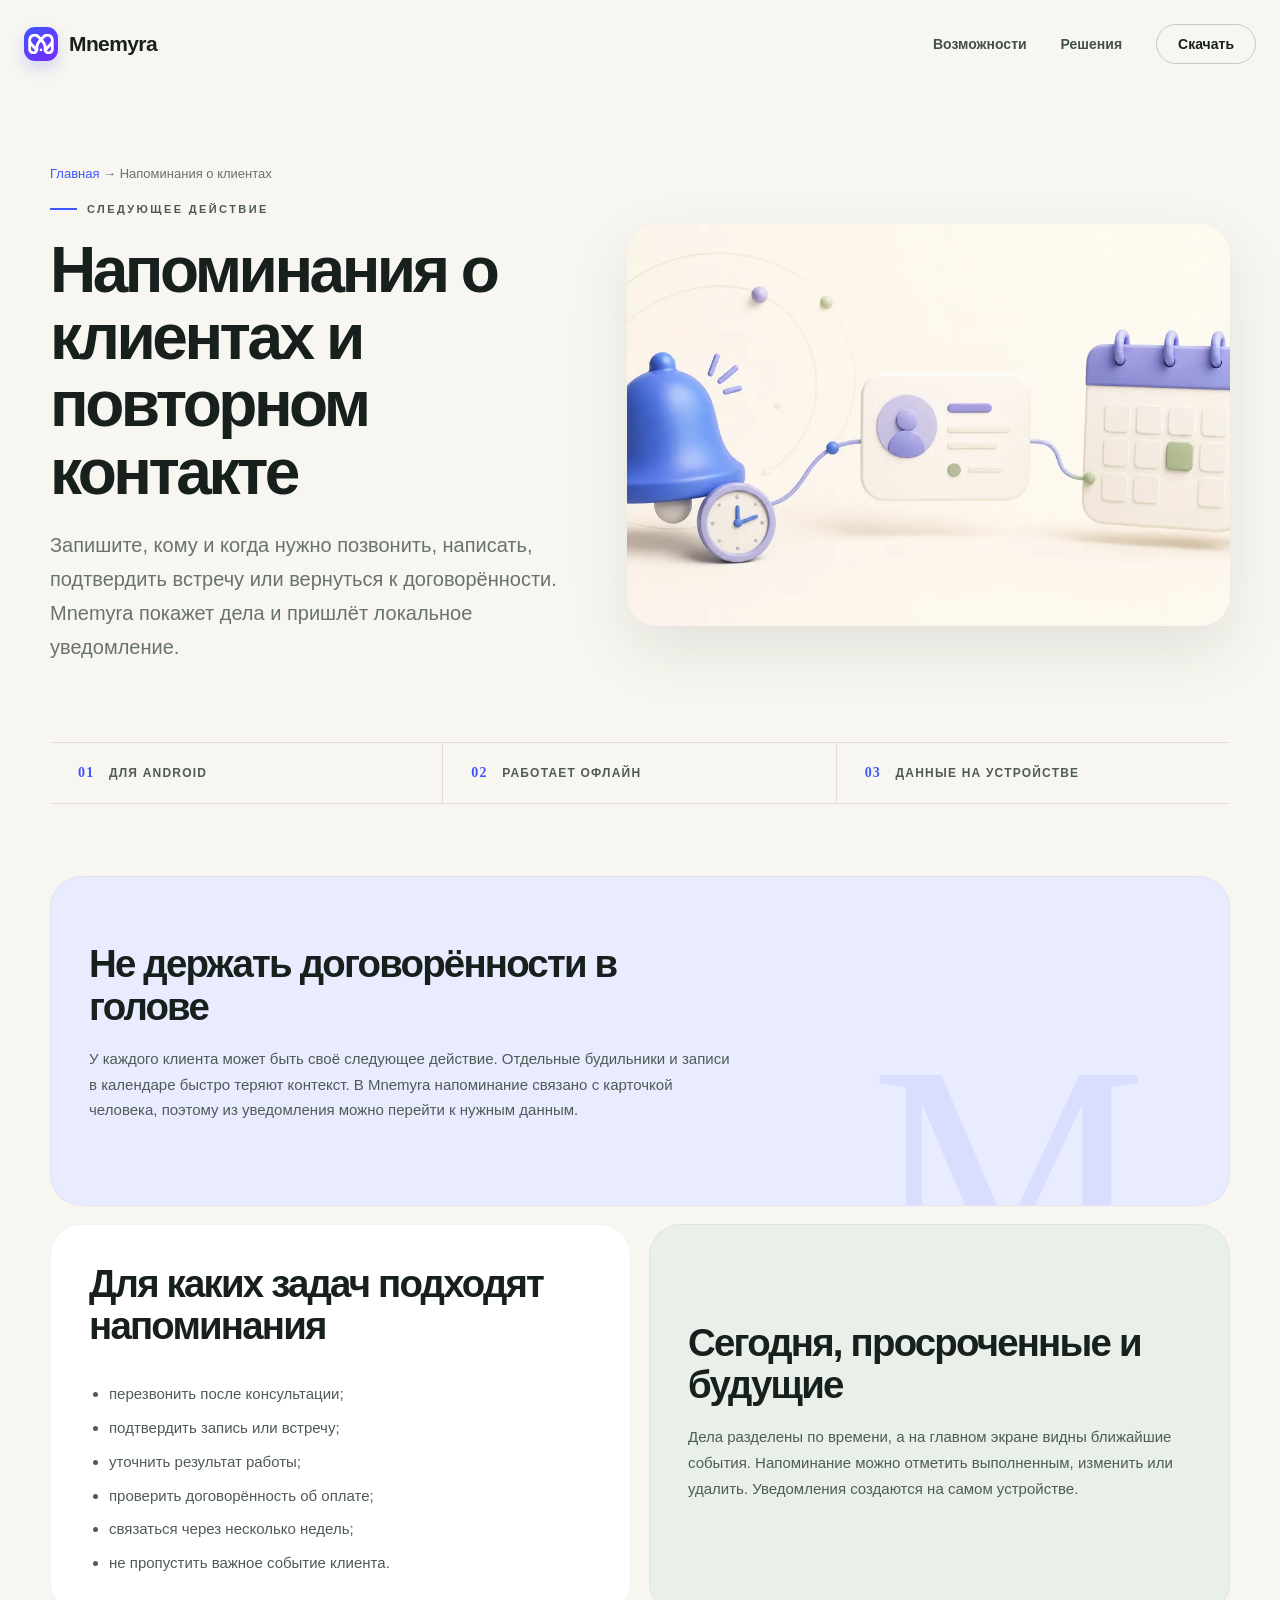
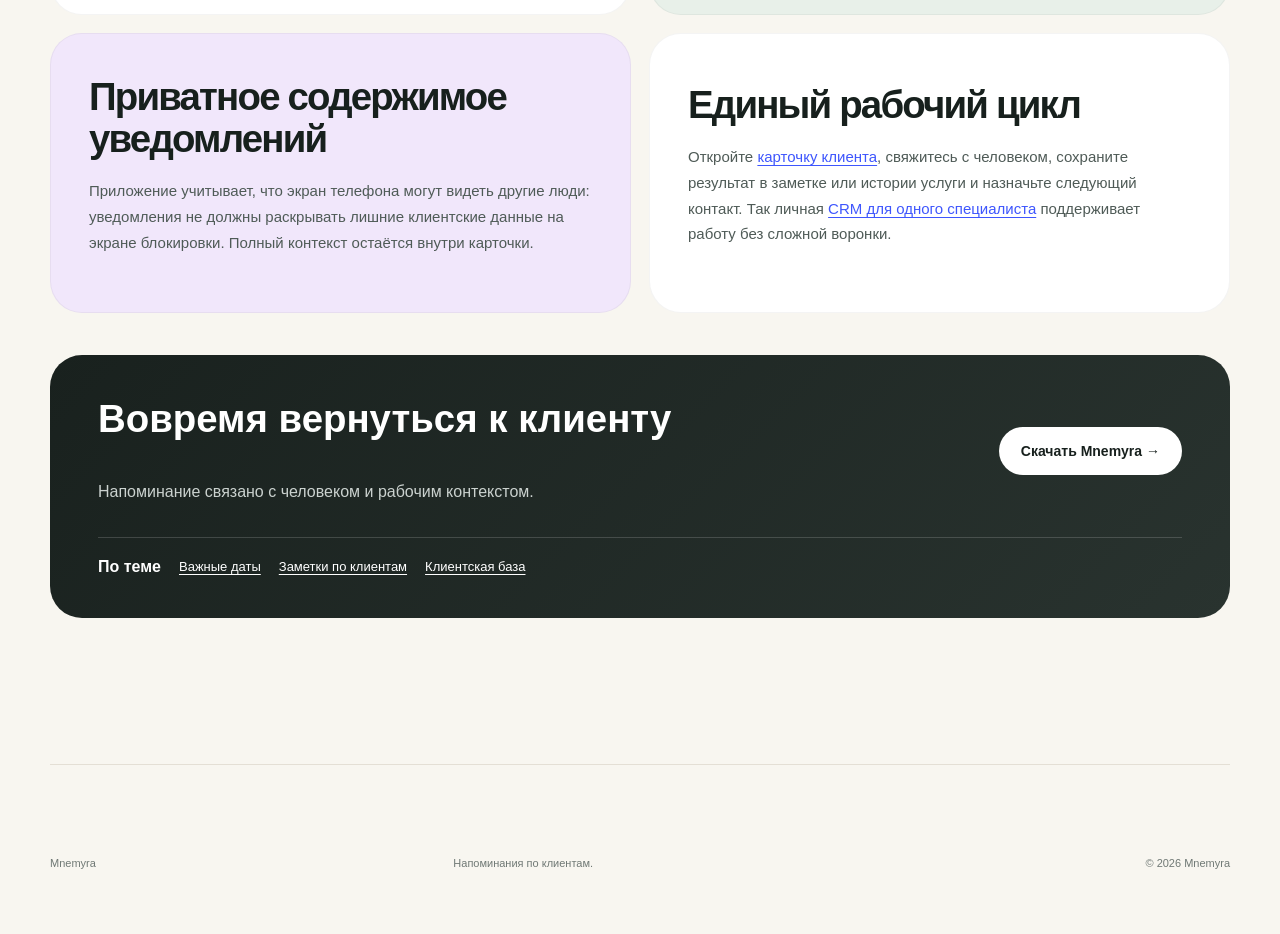
<file: client-reminders/index.html>
<!doctype html><html lang="ru"><head><meta charset="utf-8"><meta name="viewport" content="width=device-width,initial-scale=1"><meta name="robots" content="index,follow"><title>Напоминания о клиентах и повторном контакте — Mnemyra</title><meta name="description" content="Приложение с напоминаниями по клиентам: не забудьте позвонить, подтвердить встречу, проверить оплату или вернуться к договорённости."><link rel="canonical" href="https://mnemyra.ru/client-reminders/"><meta property="og:title" content="Напоминания о клиентах — Mnemyra"><meta property="og:description" content="Следующий звонок, встреча или договорённость вовремя."><meta property="og:image" content="https://mnemyra.ru/assets/seo/client-reminders.webp"><meta property="og:image:width" content="1200"><meta property="og:image:height" content="800"><link rel="icon" href="../favicon.ico"><link rel="stylesheet" href="../styles.css"></head><body><header class="site-header"><a class="brand" href="../"><span class="brand-mark"><img src="../logo.svg" alt=""></span>Mnemyra</a><nav class="main-nav"><a href="../#possibilities">Возможности</a><a href="../#guides">Решения</a><a class="nav-cta" href="https://www.rustore.ru/catalog/app/ru.prozvonki.mnemyra">Скачать</a></nav></header>
<main class="landing-main"><section class="landing-hero wrap"><div class="breadcrumbs"><a href="../">Главная</a> → Напоминания о клиентах</div><div class="eyebrow"><span></span> Следующее действие</div><h1>Напоминания о клиентах и повторном контакте</h1><p class="landing-lead">Запишите, кому и когда нужно позвонить, написать, подтвердить встречу или вернуться к договорённости. Mnemyra покажет дела и пришлёт локальное уведомление.</p><figure class="landing-visual"><img src="../assets/seo/client-reminders.webp" width="1200" height="800" alt="Напоминания о следующем контакте с клиентом" fetchpriority="high" decoding="async"></figure></section><div class="landing-benefits" aria-label="Преимущества Mnemyra"><span><b>01</b> Для Android</span><span><b>02</b> Работает офлайн</span><span><b>03</b> Данные на устройстве</span></div><div class="landing-body wrap"><article class="article-card"><section class="landing-feature"><h2>Не держать договорённости в голове</h2><p>У каждого клиента может быть своё следующее действие. Отдельные будильники и записи в календаре быстро теряют контекст. В Mnemyra напоминание связано с карточкой человека, поэтому из уведомления можно перейти к нужным данным.</p>
</section><section class="landing-feature"><h2>Для каких задач подходят напоминания</h2><ul><li>перезвонить после консультации;</li><li>подтвердить запись или встречу;</li><li>уточнить результат работы;</li><li>проверить договорённость об оплате;</li><li>связаться через несколько недель;</li><li>не пропустить важное событие клиента.</li></ul>
</section><section class="landing-feature"><h2>Сегодня, просроченные и будущие</h2><p>Дела разделены по времени, а на главном экране видны ближайшие события. Напоминание можно отметить выполненным, изменить или удалить. Уведомления создаются на самом устройстве.</p>
</section><section class="landing-feature"><h2>Приватное содержимое уведомлений</h2><p>Приложение учитывает, что экран телефона могут видеть другие люди: уведомления не должны раскрывать лишние клиентские данные на экране блокировки. Полный контекст остаётся внутри карточки.</p>
</section><section class="landing-feature"><h2>Единый рабочий цикл</h2><p>Откройте <a href="../client-card/">карточку клиента</a>, свяжитесь с человеком, сохраните результат в заметке или истории услуги и назначьте следующий контакт. Так личная <a href="../simple-crm/">CRM для одного специалиста</a> поддерживает работу без сложной воронки.</p></section></article><aside class="page-aside"><h2>Вовремя вернуться к клиенту</h2><p>Напоминание связано с человеком и рабочим контекстом.</p><a class="button" href="https://www.rustore.ru/catalog/app/ru.prozvonki.mnemyra">Скачать Mnemyra →</a><div class="related"><strong>По теме</strong><a href="../client-birthdays/">Важные даты</a><a href="../client-card/">Заметки по клиентам</a><a href="../client-base/">Клиентская база</a></div></aside></div></main><footer class="footer wrap landing-footer"><a href="../">Mnemyra</a><p>Напоминания по клиентам.</p><div>© 2026 Mnemyra</div></footer></body></html>
</file>
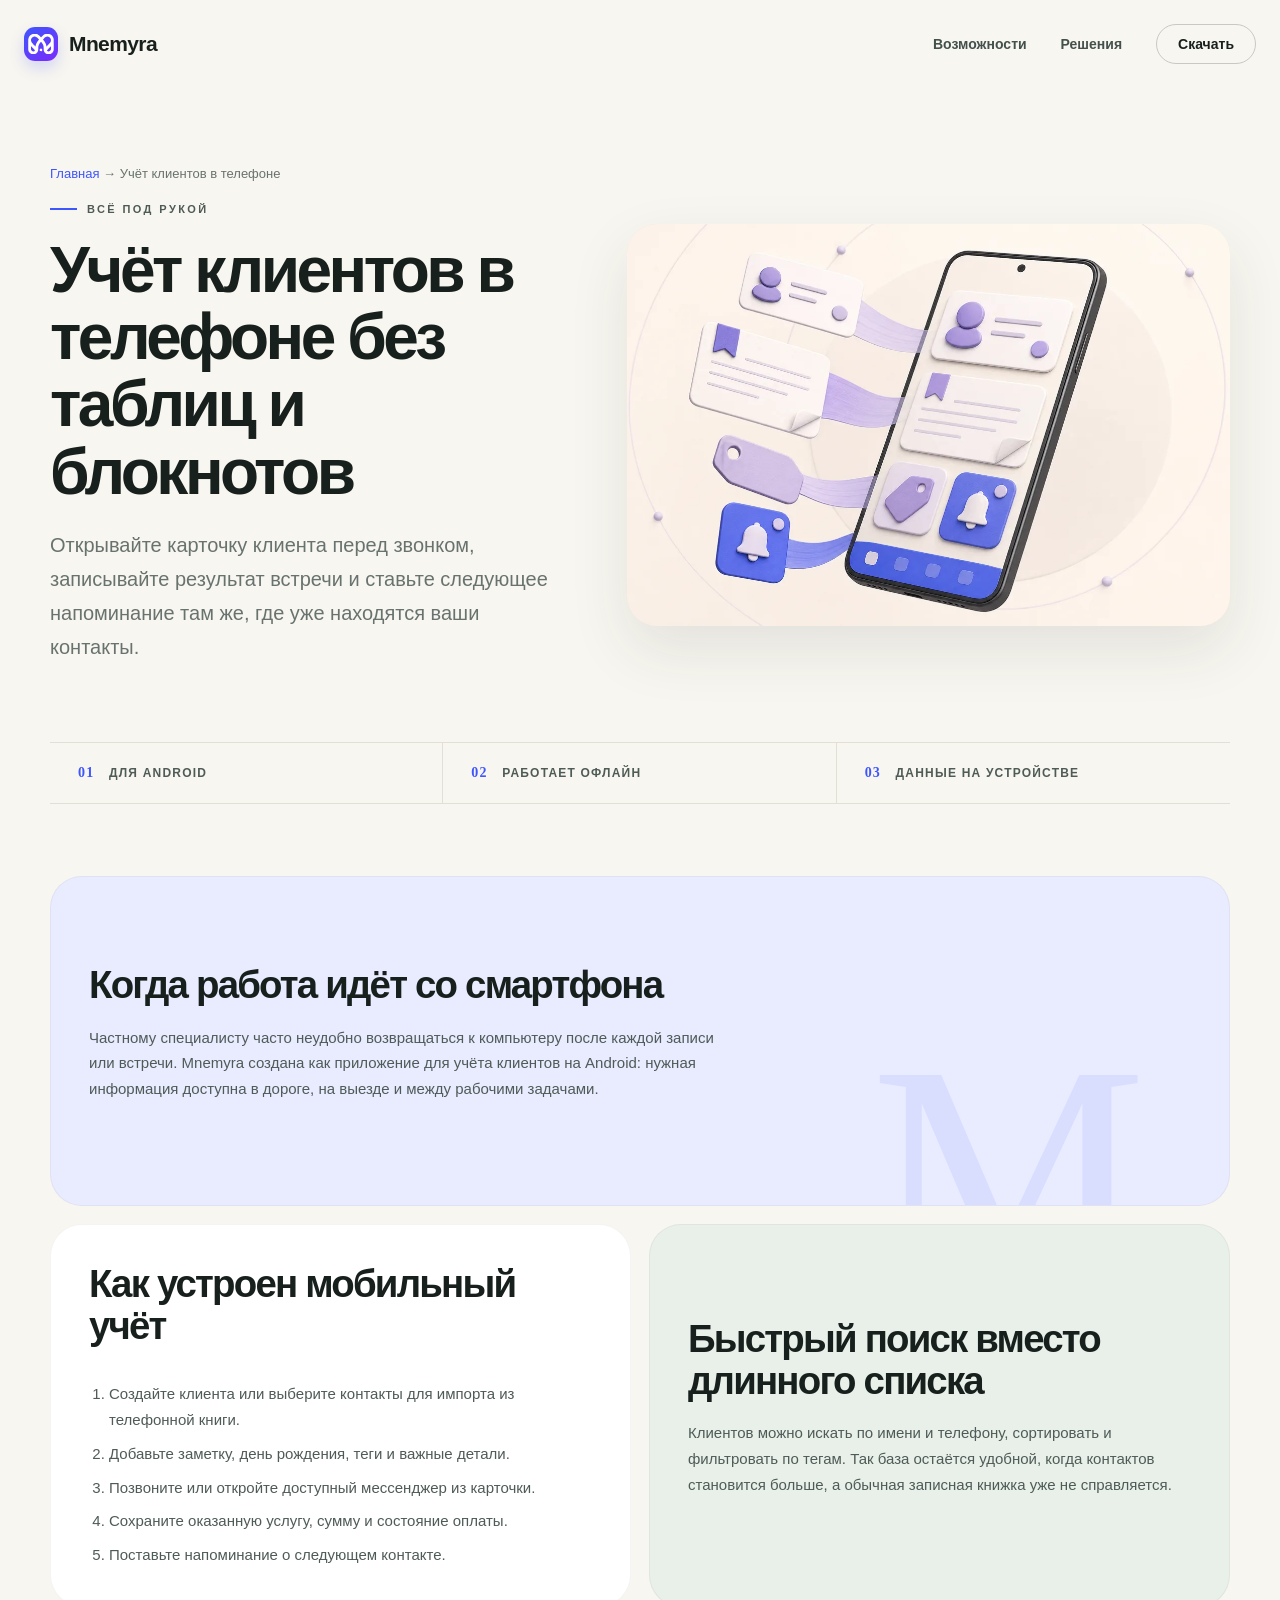
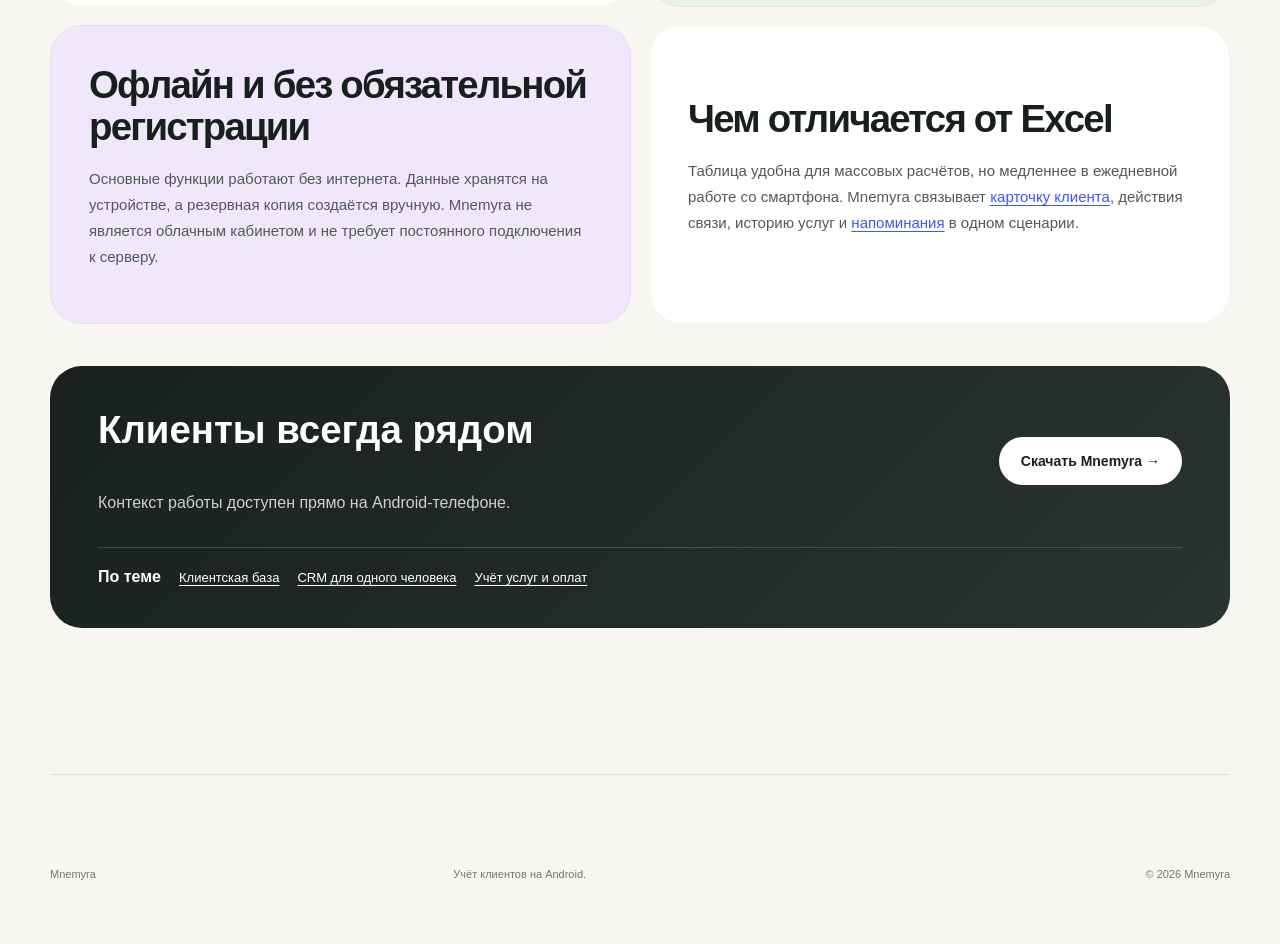
<file: clients-on-phone/index.html>
<!doctype html><html lang="ru"><head><meta charset="utf-8"><meta name="viewport" content="width=device-width,initial-scale=1"><meta name="robots" content="index,follow"><title>Учёт клиентов в телефоне — приложение Mnemyra для Android</title><meta name="description" content="Как вести клиентов прямо в телефоне: карточки, поиск, заметки, теги, услуги и напоминания в приложении Mnemyra для Android."><link rel="canonical" href="https://mnemyra.ru/clients-on-phone/"><meta property="og:title" content="Учёт клиентов в телефоне — Mnemyra"><meta property="og:description" content="Вся рабочая информация о клиентах под рукой, даже без интернета."><meta property="og:image" content="https://mnemyra.ru/assets/seo/clients-on-phone.webp"><meta property="og:image:width" content="1200"><meta property="og:image:height" content="800"><link rel="icon" href="../favicon.ico"><link rel="stylesheet" href="../styles.css"></head><body>
<header class="site-header"><a class="brand" href="../"><span class="brand-mark"><img src="../logo.svg" alt=""></span>Mnemyra</a><nav class="main-nav"><a href="../#possibilities">Возможности</a><a href="../#guides">Решения</a><a class="nav-cta" href="https://www.rustore.ru/catalog/app/ru.prozvonki.mnemyra">Скачать</a></nav></header><main class="landing-main"><section class="landing-hero wrap"><div class="breadcrumbs"><a href="../">Главная</a> → Учёт клиентов в телефоне</div><div class="eyebrow"><span></span> Всё под рукой</div><h1>Учёт клиентов в телефоне без таблиц и блокнотов</h1><p class="landing-lead">Открывайте карточку клиента перед звонком, записывайте результат встречи и ставьте следующее напоминание там же, где уже находятся ваши контакты.</p><figure class="landing-visual"><img src="../assets/seo/clients-on-phone.webp" width="1200" height="800" alt="Учёт клиентов и заметок в телефоне" fetchpriority="high" decoding="async"></figure></section><div class="landing-benefits" aria-label="Преимущества Mnemyra"><span><b>01</b> Для Android</span><span><b>02</b> Работает офлайн</span><span><b>03</b> Данные на устройстве</span></div><div class="landing-body wrap"><article class="article-card"><section class="landing-feature"><h2>Когда работа идёт со смартфона</h2><p>Частному специалисту часто неудобно возвращаться к компьютеру после каждой записи или встречи. Mnemyra создана как приложение для учёта клиентов на Android: нужная информация доступна в дороге, на выезде и между рабочими задачами.</p>
</section><section class="landing-feature"><h2>Как устроен мобильный учёт</h2><ol><li>Создайте клиента или выберите контакты для импорта из телефонной книги.</li><li>Добавьте заметку, день рождения, теги и важные детали.</li><li>Позвоните или откройте доступный мессенджер из карточки.</li><li>Сохраните оказанную услугу, сумму и состояние оплаты.</li><li>Поставьте напоминание о следующем контакте.</li></ol>
</section><section class="landing-feature"><h2>Быстрый поиск вместо длинного списка</h2><p>Клиентов можно искать по имени и телефону, сортировать и фильтровать по тегам. Так база остаётся удобной, когда контактов становится больше, а обычная записная книжка уже не справляется.</p>
</section><section class="landing-feature"><h2>Офлайн и без обязательной регистрации</h2><p>Основные функции работают без интернета. Данные хранятся на устройстве, а резервная копия создаётся вручную. Mnemyra не является облачным кабинетом и не требует постоянного подключения к серверу.</p>
</section><section class="landing-feature"><h2>Чем отличается от Excel</h2><p>Таблица удобна для массовых расчётов, но медленнее в ежедневной работе со смартфона. Mnemyra связывает <a href="../client-card/">карточку клиента</a>, действия связи, историю услуг и <a href="../client-reminders/">напоминания</a> в одном сценарии.</p></section></article><aside class="page-aside"><h2>Клиенты всегда рядом</h2><p>Контекст работы доступен прямо на Android-телефоне.</p><a class="button" href="https://www.rustore.ru/catalog/app/ru.prozvonki.mnemyra">Скачать Mnemyra →</a><div class="related"><strong>По теме</strong><a href="../client-base/">Клиентская база</a><a href="../simple-crm/">CRM для одного человека</a><a href="../services-and-payments/">Учёт услуг и оплат</a></div></aside></div></main><footer class="footer wrap landing-footer"><a href="../">Mnemyra</a><p>Учёт клиентов на Android.</p><div>© 2026 Mnemyra</div></footer></body></html>
</file>
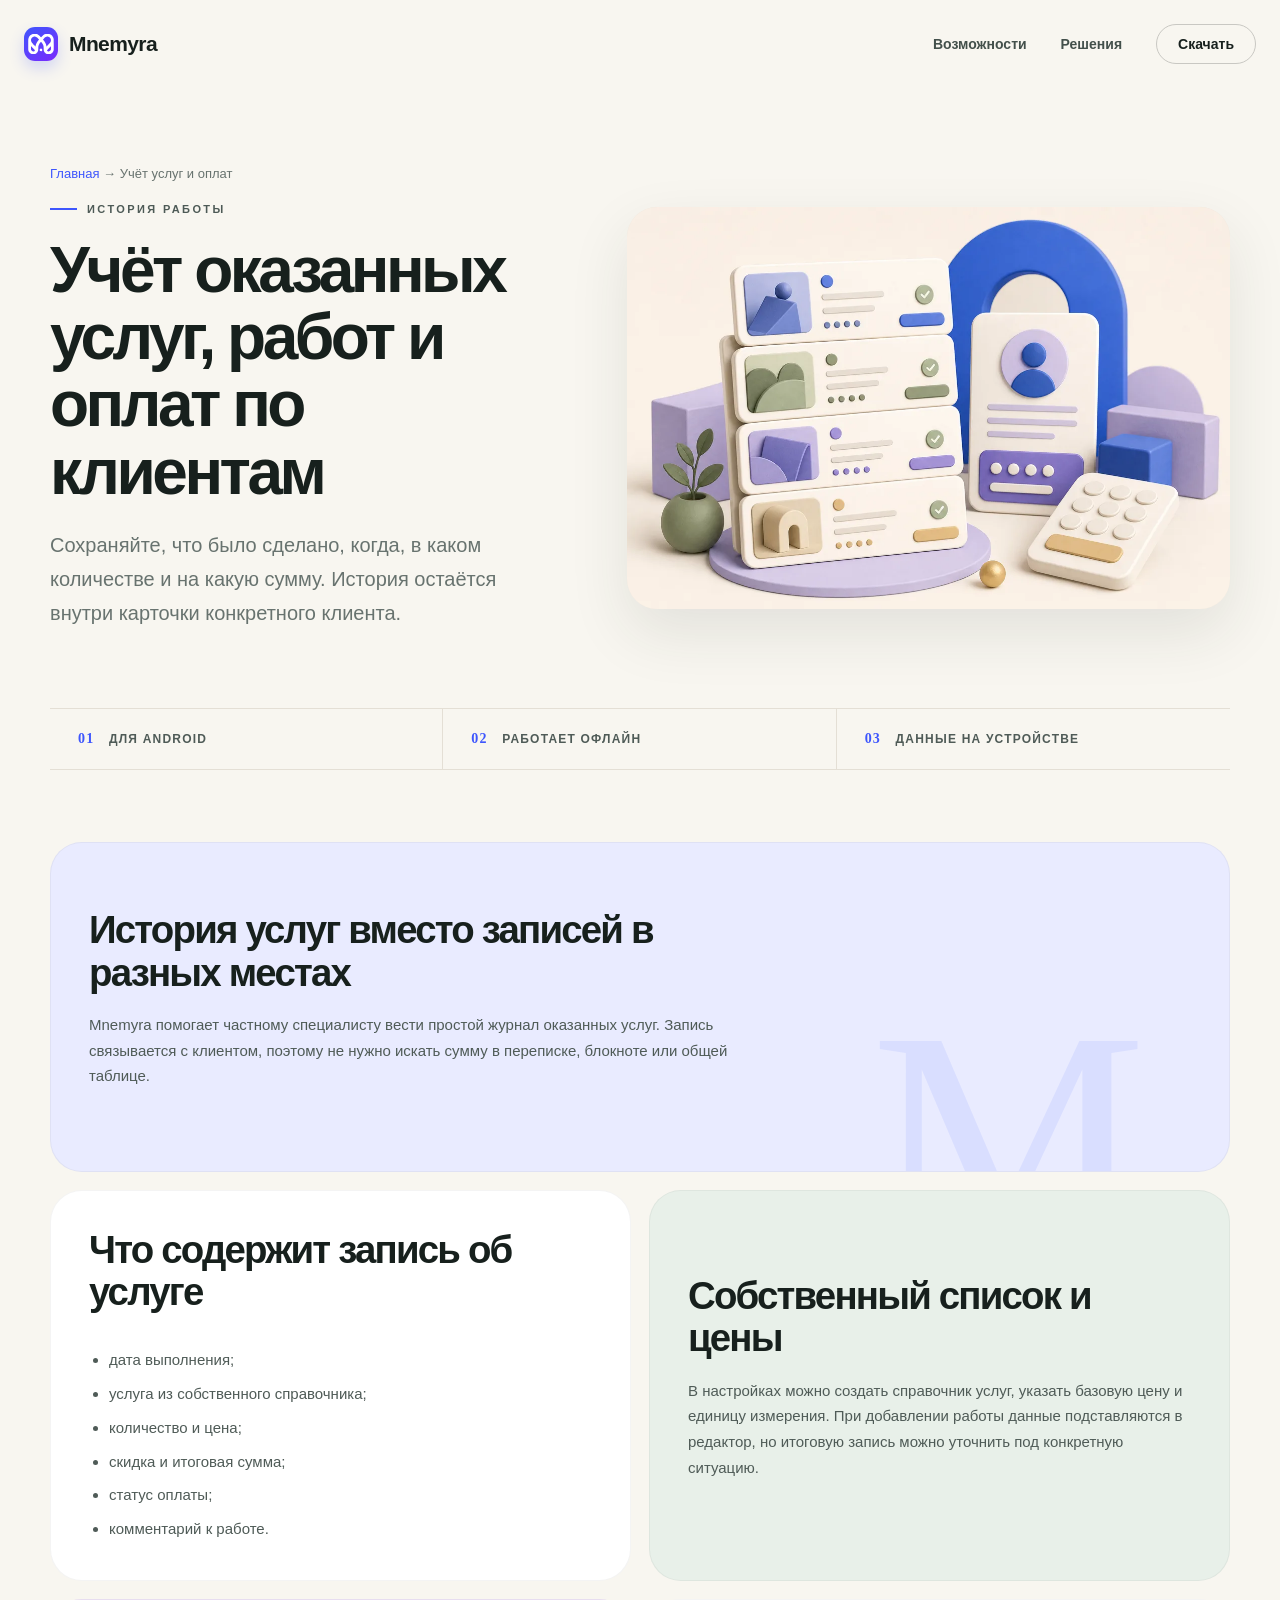
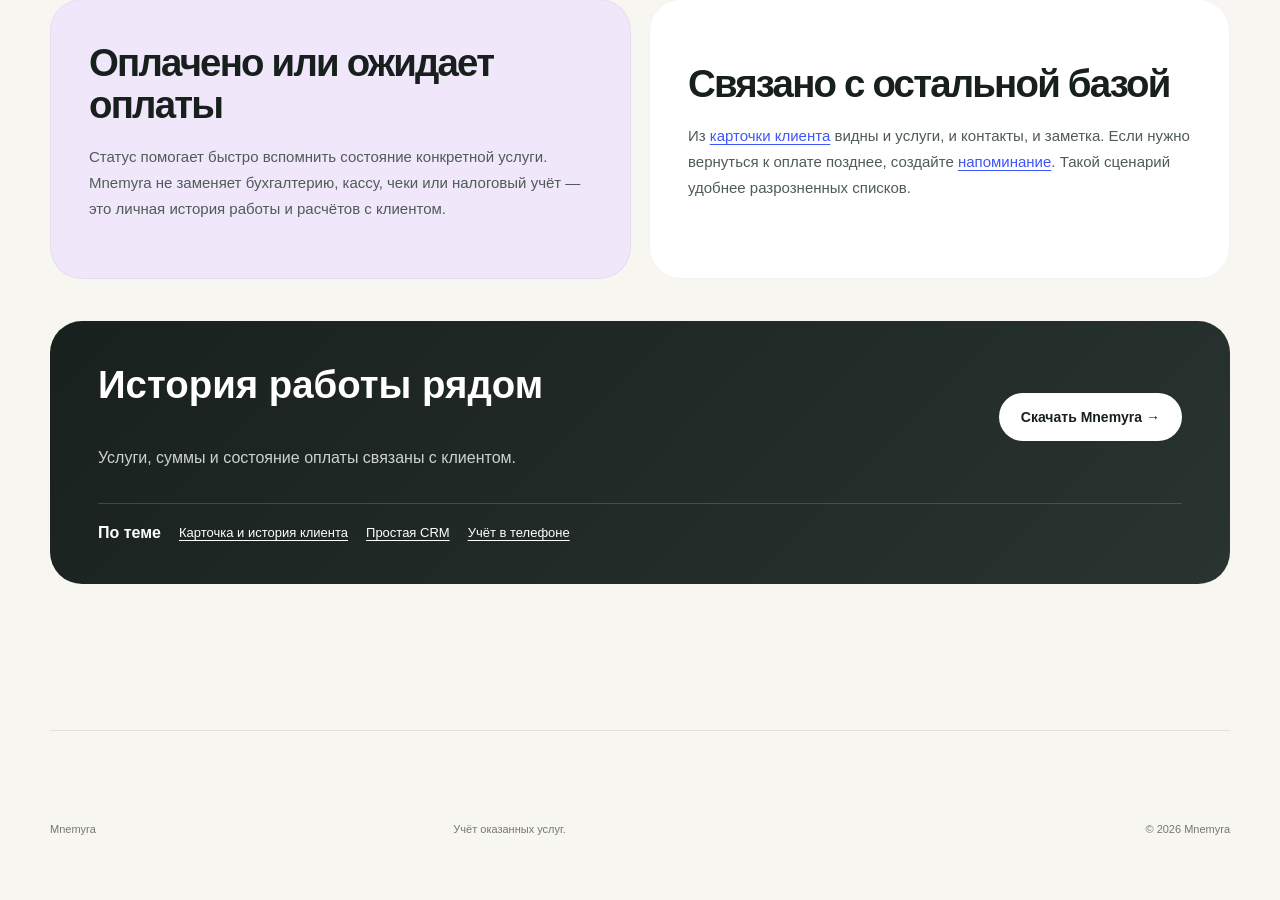
<file: services-and-payments/index.html>
<!doctype html><html lang="ru"><head><meta charset="utf-8"><meta name="viewport" content="width=device-width,initial-scale=1"><meta name="robots" content="index,follow"><title>Учёт оказанных услуг, выполненных работ и оплат — Mnemyra</title><meta name="description" content="Приложение для учёта услуг по клиентам: история выполненных работ, дата, количество, цена, скидка, итоговая сумма и статус оплаты."><link rel="canonical" href="https://mnemyra.ru/services-and-payments/"><meta property="og:title" content="Учёт услуг и оплат клиентов — Mnemyra"><meta property="og:description" content="Помните, что сделано для клиента и на какую сумму."><meta property="og:image" content="https://mnemyra.ru/assets/seo/services-and-payments.webp"><meta property="og:image:width" content="1200"><meta property="og:image:height" content="800"><link rel="icon" href="../favicon.ico"><link rel="stylesheet" href="../styles.css"></head><body><header class="site-header"><a class="brand" href="../"><span class="brand-mark"><img src="../logo.svg" alt=""></span>Mnemyra</a><nav class="main-nav"><a href="../#possibilities">Возможности</a><a href="../#guides">Решения</a><a class="nav-cta" href="https://www.rustore.ru/catalog/app/ru.prozvonki.mnemyra">Скачать</a></nav></header>
<main class="landing-main"><section class="landing-hero wrap"><div class="breadcrumbs"><a href="../">Главная</a> → Учёт услуг и оплат</div><div class="eyebrow"><span></span> История работы</div><h1>Учёт оказанных услуг, работ и оплат по клиентам</h1><p class="landing-lead">Сохраняйте, что было сделано, когда, в каком количестве и на какую сумму. История остаётся внутри карточки конкретного клиента.</p><figure class="landing-visual"><img src="../assets/seo/services-and-payments.webp" width="1200" height="800" alt="История оказанных услуг и статусов оплаты" fetchpriority="high" decoding="async"></figure></section><div class="landing-benefits" aria-label="Преимущества Mnemyra"><span><b>01</b> Для Android</span><span><b>02</b> Работает офлайн</span><span><b>03</b> Данные на устройстве</span></div><div class="landing-body wrap"><article class="article-card"><section class="landing-feature"><h2>История услуг вместо записей в разных местах</h2><p>Mnemyra помогает частному специалисту вести простой журнал оказанных услуг. Запись связывается с клиентом, поэтому не нужно искать сумму в переписке, блокноте или общей таблице.</p>
</section><section class="landing-feature"><h2>Что содержит запись об услуге</h2><ul><li>дата выполнения;</li><li>услуга из собственного справочника;</li><li>количество и цена;</li><li>скидка и итоговая сумма;</li><li>статус оплаты;</li><li>комментарий к работе.</li></ul>
</section><section class="landing-feature"><h2>Собственный список и цены</h2><p>В настройках можно создать справочник услуг, указать базовую цену и единицу измерения. При добавлении работы данные подставляются в редактор, но итоговую запись можно уточнить под конкретную ситуацию.</p>
</section><section class="landing-feature"><h2>Оплачено или ожидает оплаты</h2><p>Статус помогает быстро вспомнить состояние конкретной услуги. Mnemyra не заменяет бухгалтерию, кассу, чеки или налоговый учёт — это личная история работы и расчётов с клиентом.</p>
</section><section class="landing-feature"><h2>Связано с остальной базой</h2><p>Из <a href="../client-card/">карточки клиента</a> видны и услуги, и контакты, и заметка. Если нужно вернуться к оплате позднее, создайте <a href="../client-reminders/">напоминание</a>. Такой сценарий удобнее разрозненных списков.</p></section></article><aside class="page-aside"><h2>История работы рядом</h2><p>Услуги, суммы и состояние оплаты связаны с клиентом.</p><a class="button" href="https://www.rustore.ru/catalog/app/ru.prozvonki.mnemyra">Скачать Mnemyra →</a><div class="related"><strong>По теме</strong><a href="../client-card/">Карточка и история клиента</a><a href="../simple-crm/">Простая CRM</a><a href="../clients-on-phone/">Учёт в телефоне</a></div></aside></div></main><footer class="footer wrap landing-footer"><a href="../">Mnemyra</a><p>Учёт оказанных услуг.</p><div>© 2026 Mnemyra</div></footer></body></html>
</file>
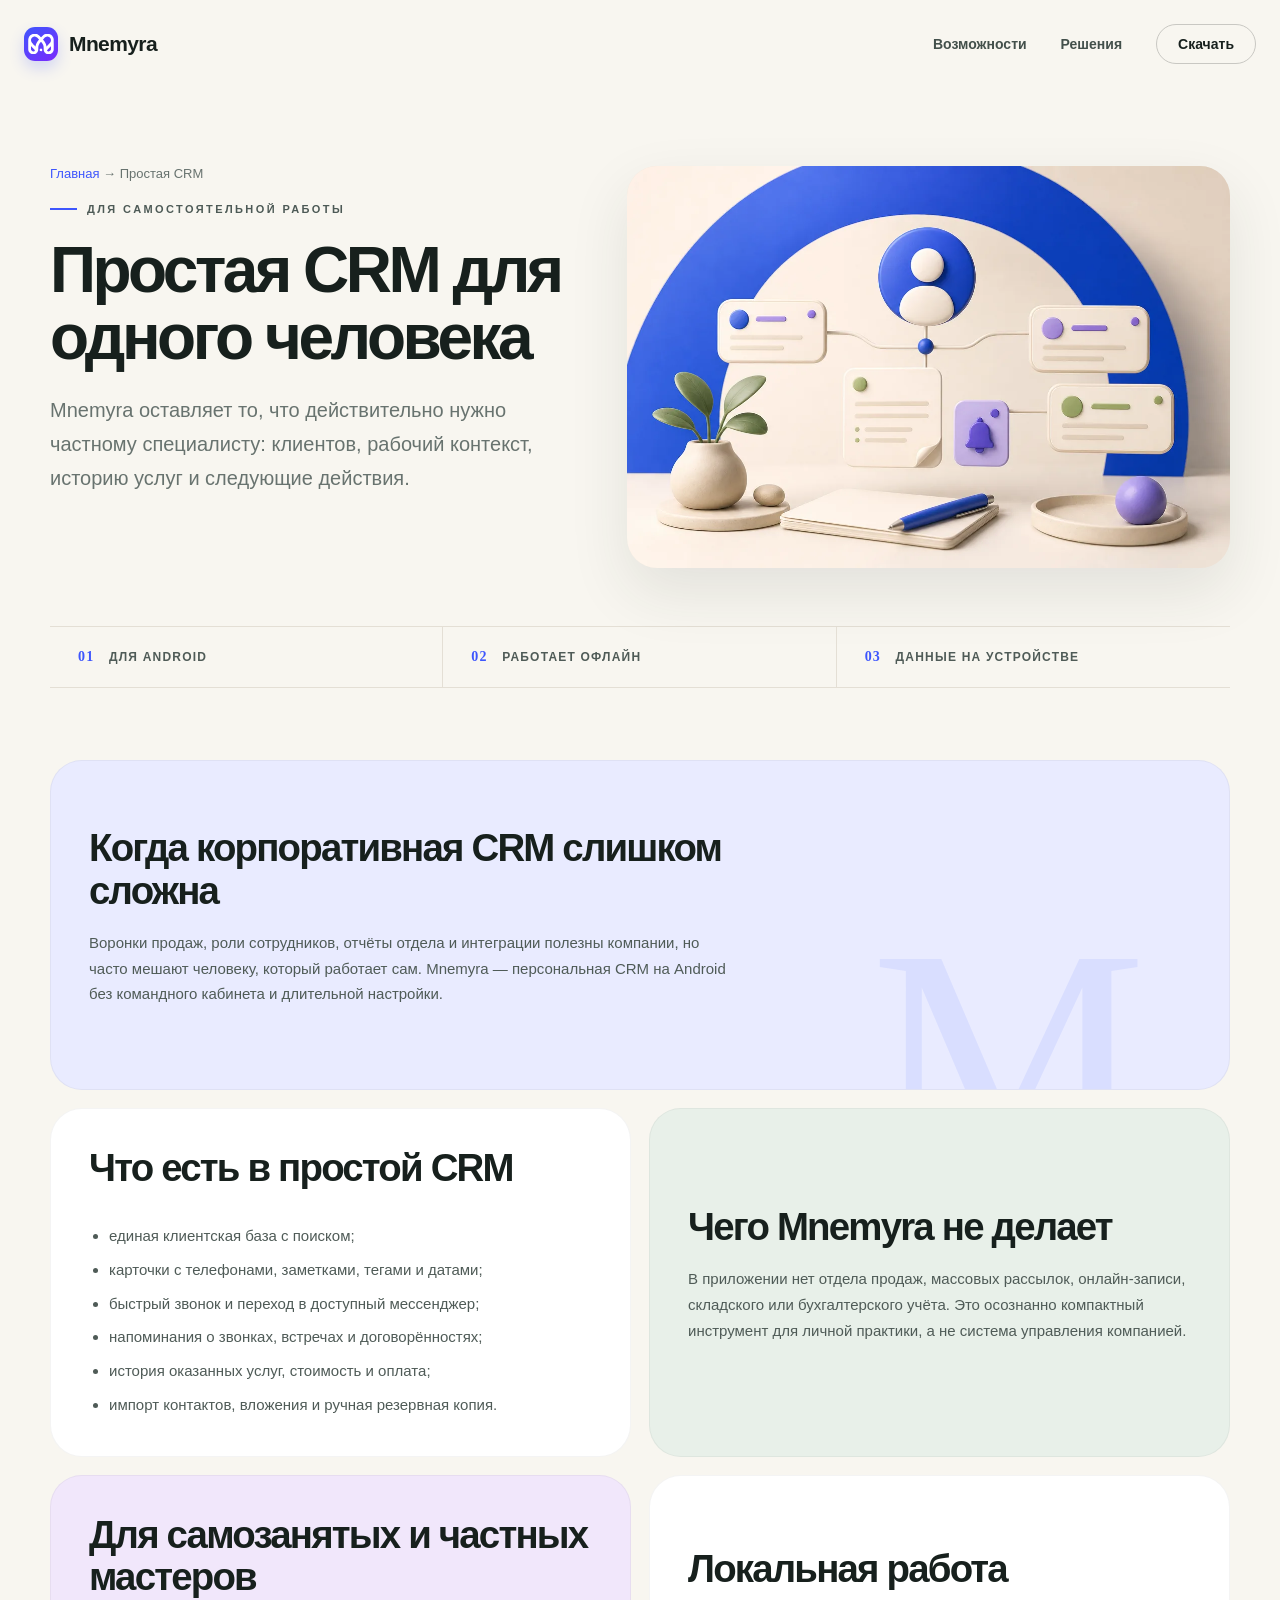
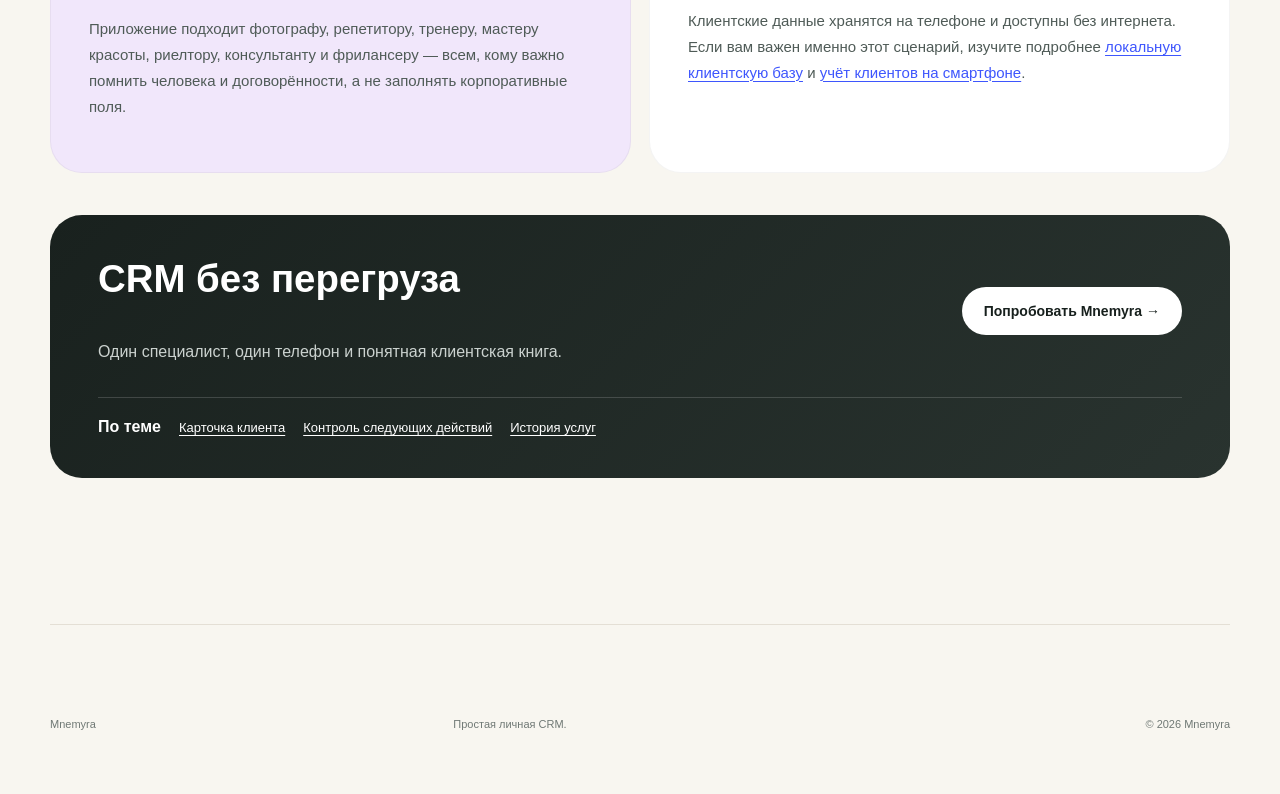
<file: simple-crm/index.html>
<!doctype html><html lang="ru"><head><meta charset="utf-8"><meta name="viewport" content="width=device-width,initial-scale=1"><meta name="robots" content="index,follow"><title>Простая CRM для одного человека и самозанятого — Mnemyra</title><meta name="description" content="Личная CRM для одного специалиста на Android: клиенты, заметки, услуги и напоминания без отдела продаж, сложной настройки и обязательного облака."><link rel="canonical" href="https://mnemyra.ru/simple-crm/"><meta property="og:title" content="Простая CRM для одного человека — Mnemyra"><meta property="og:description" content="Только нужные частному специалисту функции: клиенты, история и напоминания."><meta property="og:image" content="https://mnemyra.ru/assets/seo/simple-crm.webp"><meta property="og:image:width" content="1200"><meta property="og:image:height" content="800"><link rel="icon" href="../favicon.ico"><link rel="stylesheet" href="../styles.css"></head><body>
<header class="site-header"><a class="brand" href="../"><span class="brand-mark"><img src="../logo.svg" alt=""></span>Mnemyra</a><nav class="main-nav"><a href="../#possibilities">Возможности</a><a href="../#guides">Решения</a><a class="nav-cta" href="https://www.rustore.ru/catalog/app/ru.prozvonki.mnemyra">Скачать</a></nav></header><main class="landing-main"><section class="landing-hero wrap"><div class="breadcrumbs"><a href="../">Главная</a> → Простая CRM</div><div class="eyebrow"><span></span> Для самостоятельной работы</div><h1>Простая CRM для одного человека</h1><p class="landing-lead">Mnemyra оставляет то, что действительно нужно частному специалисту: клиентов, рабочий контекст, историю услуг и следующие действия.</p><figure class="landing-visual"><img src="../assets/seo/simple-crm.webp" width="1200" height="800" alt="Простая CRM для одного специалиста" fetchpriority="high" decoding="async"></figure></section><div class="landing-benefits" aria-label="Преимущества Mnemyra"><span><b>01</b> Для Android</span><span><b>02</b> Работает офлайн</span><span><b>03</b> Данные на устройстве</span></div><div class="landing-body wrap"><article class="article-card"><section class="landing-feature"><h2>Когда корпоративная CRM слишком сложна</h2><p>Воронки продаж, роли сотрудников, отчёты отдела и интеграции полезны компании, но часто мешают человеку, который работает сам. Mnemyra — персональная CRM на Android без командного кабинета и длительной настройки.</p>
</section><section class="landing-feature"><h2>Что есть в простой CRM</h2><ul><li>единая клиентская база с поиском;</li><li>карточки с телефонами, заметками, тегами и датами;</li><li>быстрый звонок и переход в доступный мессенджер;</li><li>напоминания о звонках, встречах и договорённостях;</li><li>история оказанных услуг, стоимость и оплата;</li><li>импорт контактов, вложения и ручная резервная копия.</li></ul>
</section><section class="landing-feature"><h2>Чего Mnemyra не делает</h2><p>В приложении нет отдела продаж, массовых рассылок, онлайн-записи, складского или бухгалтерского учёта. Это осознанно компактный инструмент для личной практики, а не система управления компанией.</p>
</section><section class="landing-feature"><h2>Для самозанятых и частных мастеров</h2><p>Приложение подходит фотографу, репетитору, тренеру, мастеру красоты, риелтору, консультанту и фрилансеру — всем, кому важно помнить человека и договорённости, а не заполнять корпоративные поля.</p>
</section><section class="landing-feature"><h2>Локальная работа</h2><p>Клиентские данные хранятся на телефоне и доступны без интернета. Если вам важен именно этот сценарий, изучите подробнее <a href="../client-base/">локальную клиентскую базу</a> и <a href="../clients-on-phone/">учёт клиентов на смартфоне</a>.</p></section></article><aside class="page-aside"><h2>CRM без перегруза</h2><p>Один специалист, один телефон и понятная клиентская книга.</p><a class="button" href="https://www.rustore.ru/catalog/app/ru.prozvonki.mnemyra">Попробовать Mnemyra →</a><div class="related"><strong>По теме</strong><a href="../client-card/">Карточка клиента</a><a href="../client-reminders/">Контроль следующих действий</a><a href="../services-and-payments/">История услуг</a></div></aside></div></main><footer class="footer wrap landing-footer"><a href="../">Mnemyra</a><p>Простая личная CRM.</p><div>© 2026 Mnemyra</div></footer></body></html>
</file>
<file: styles.css>
:root{--blue:#3e56fd;--violet:#7b2afc;--ink:#17201d;--muted:#68736f;--milk:#f8f6f0;--warm:#eee9df;--line:#e4dfd5;--card:#fff;--radius:32px;--shadow:0 24px 70px rgba(41,45,43,.12)}
*{box-sizing:border-box}html{scroll-behavior:smooth}body{margin:0;background:var(--milk);color:var(--ink);font-family:Manrope,Arial,sans-serif;-webkit-font-smoothing:antialiased}a{color:inherit;text-decoration:none}button{font:inherit}.wrap{width:min(1180px,calc(100% - 48px));margin-inline:auto}.site-header{height:88px;width:min(1240px,calc(100% - 48px));margin:auto;display:flex;align-items:center;justify-content:space-between;position:relative;z-index:20}.brand{display:flex;align-items:center;gap:11px;font-size:21px;font-weight:800;letter-spacing:-.6px}.brand-mark{width:34px;height:34px;border-radius:11px;background:linear-gradient(145deg,var(--blue),var(--violet));padding:8px;display:grid;place-items:center;box-shadow:0 7px 15px rgba(62,86,253,.2)}.brand-mark img{width:100%;filter:invert(1)}.main-nav{display:flex;align-items:center;gap:34px;font-size:14px;font-weight:600}.main-nav a:not(.nav-cta){color:#43504b}.main-nav a:hover{color:var(--blue)}.nav-cta{border:1px solid #c9c8c3;border-radius:999px;padding:11px 21px}.menu-button{display:none;background:none;border:0}.hero{min-height:690px;display:grid;grid-template-columns:1.04fr .96fr;align-items:center;padding-top:45px;padding-bottom:80px}.eyebrow{text-transform:uppercase;font-size:11px;font-weight:800;letter-spacing:2.4px;display:flex;align-items:center;gap:10px;color:#4d5a56}.eyebrow span{display:block;width:27px;height:2px;background:var(--blue)}h1,h2,h3,p{margin-top:0}.hero h1,.section-heading h2,.privacy h2,.download h2{font-size:clamp(48px,5.4vw,76px);line-height:1.04;letter-spacing:-4px;margin:24px 0 27px;font-weight:700}.hero h1 em,.section-heading h2 em,.privacy h2 em,.download h2 em{font-family:Prata,Georgia,serif;font-weight:400;color:var(--blue)}.hero-lead{font-size:18px;line-height:1.7;color:var(--muted);max-width:610px}.hero-actions{display:flex;align-items:center;gap:30px;margin-top:34px}.button{display:inline-flex;align-items:center;gap:28px;border-radius:999px;padding:16px 22px;font-size:14px;font-weight:700;transition:.2s transform,.2s box-shadow}.button:hover{transform:translateY(-2px)}.button-primary{background:var(--blue);color:#fff;box-shadow:0 12px 30px rgba(62,86,253,.25)}.button span{font-size:18px}.text-link{font-size:14px;font-weight:700;border-bottom:1px solid #aaa;padding-bottom:4px}.text-link span{margin-left:8px}.hero-note{font-size:12px;color:#67716d;margin-top:24px}.shield{display:inline-grid;place-items:center;width:19px;height:19px;background:#dfe3ff;color:var(--blue);border-radius:50%;margin-right:8px;font-weight:800}.hero-visual{position:relative;min-height:570px;display:grid;place-items:center}.orbit{position:absolute;border:1px solid rgba(62,86,253,.15);border-radius:50%}.orbit-one{width:530px;height:530px}.orbit-two{width:410px;height:410px}.phone{position:relative;width:292px;height:584px;background:#fdfdfc;border:8px solid #202323;border-radius:46px;padding:18px 17px 14px;box-shadow:0 38px 70px rgba(44,50,47,.24);z-index:2;overflow:hidden}.phone:before{content:"";position:absolute;top:8px;left:50%;transform:translateX(-50%);width:78px;height:19px;border-radius:20px;background:#202323}.phone-top{display:flex;justify-content:space-between;font-size:9px;font-weight:800;padding:1px 7px 24px}.phone-top i{width:30px;border-top:5px double #202323}.app-head{display:flex;align-items:center;justify-content:space-between}.app-head small{font-size:7px;letter-spacing:1.3px;color:#818986}.app-head h2{font-size:23px;margin:2px 0}.avatar{display:grid;place-items:center;border-radius:50%;font-weight:800}.avatar-blue{width:36px;height:36px;background:#dfe4ff;color:var(--blue)}.phone-subtitle{font-size:10px;color:#737d78;margin:14px 0 8px}.summary-grid{display:grid;grid-template-columns:1fr 1fr;gap:8px}.summary{padding:13px 11px;border-radius:15px}.summary strong{font-size:22px;display:block}.summary span{font-size:8px;line-height:1.35;color:#535d59}.blue{background:#e6eaff}.lilac{background:#eee5ff}.phone-section-title{display:flex;justify-content:space-between;font-size:10px;margin:18px 1px 8px}.phone-section-title span{color:var(--blue);font-weight:700}.event-card{display:flex;align-items:center;gap:9px;background:#fff;border:1px solid #ecebe7;border-radius:14px;padding:8px;margin-bottom:7px;box-shadow:0 5px 15px rgba(30,40,35,.05)}.event-card>div:nth-child(2){flex:1}.event-card strong{display:block;font-size:9px}.event-card small{font-size:7px;color:#7b8580}.date-box{width:36px;height:38px;border-radius:10px;background:var(--blue);color:#fff;display:grid;place-content:center;text-align:center}.date-box strong{font-size:12px}.date-box span{font-size:6px}.date-box.pale{background:#f0e7ff;color:var(--violet)}.event-card.faded{opacity:.8}.phone-nav{position:absolute;bottom:0;left:0;right:0;background:#fff;border-top:1px solid #eee;padding:9px 16px 11px;display:flex;justify-content:space-between;color:#858b88}.phone-nav span{font-size:14px;text-align:center}.phone-nav small{display:block;font-size:6px;margin-top:2px}.phone-nav .active{color:var(--blue)}.float-card{position:absolute;z-index:3;background:rgba(255,255,255,.93);backdrop-filter:blur(10px);box-shadow:var(--shadow);border:1px solid rgba(255,255,255,.8);border-radius:18px;padding:12px 15px;display:flex;align-items:center;gap:10px}.float-card small,.float-card strong{display:block}.float-card small{font-size:8px;color:#7b8580}.float-card strong{font-size:10px}.note-card{top:92px;left:-12px}.mini-icon{width:32px;height:32px;border-radius:10px;background:#e8eaff;color:var(--blue);display:grid;place-items:center}.people-card{right:-7px;bottom:95px}.stacked-avatars{display:flex}.stacked-avatars span{width:26px;height:26px;margin-left:-7px;border:2px solid white;border-radius:50%;display:grid;place-items:center;background:#e7dbff;color:#6e39c8;font-size:8px;font-weight:800}.stacked-avatars span:first-child{margin-left:0;background:#dde3ff;color:var(--blue)}.stacked-avatars span:last-child{background:#ffe2d6;color:#9b593e}.trust-strip{border-top:1px solid var(--line);border-bottom:1px solid var(--line);display:grid;grid-template-columns:repeat(4,1fr);padding:28px max(24px,calc((100vw - 1180px)/2));gap:20px;background:rgba(255,255,255,.25)}.trust-strip div{display:flex;gap:15px;align-items:flex-start;border-right:1px solid var(--line)}.trust-strip div:last-child{border:0}.trust-strip span{font-family:Prata;color:var(--blue);font-size:12px}.trust-strip strong{font-size:12px;line-height:1.45}.section-space{padding-top:130px;padding-bottom:130px}.section-heading{display:grid;grid-template-columns:1fr 1fr;align-items:end}.section-heading .eyebrow{grid-column:1/-1}.section-heading h2{font-size:clamp(42px,5vw,66px);margin-bottom:60px}.section-heading p{font-size:16px;color:var(--muted);line-height:1.7;margin:0 0 63px auto;max-width:390px}.bento{display:grid;grid-template-columns:1.4fr 1fr;grid-template-rows:1fr 1fr;gap:18px}.feature-card{border-radius:var(--radius);padding:36px;background:white;position:relative;overflow:hidden;min-height:260px;border:1px solid rgba(44,49,47,.04)}.feature-main{grid-row:1/3;background:#e9ebff;min-height:570px;padding-right:52%}.feature-label{font-size:10px;text-transform:uppercase;letter-spacing:1.7px;color:var(--blue);font-weight:800}.feature-card h3{font-size:30px;line-height:1.16;letter-spacing:-1.4px;margin:24px 0 15px}.feature-card p{font-size:13px;line-height:1.65;color:#67716d}.client-card{position:absolute;right:-34px;top:70px;width:305px;border-radius:25px;background:#fff;padding:22px;box-shadow:0 22px 55px rgba(65,70,95,.16);transform:rotate(-2deg)}.client-top{display:flex;align-items:center;gap:10px}.client-top>div:nth-child(2){flex:1}.client-top strong,.client-top span{display:block}.client-top strong{font-size:12px}.client-top span{font-size:8px;color:#7b8580}.client-top button{border:0;background:none}.avatar-photo{width:42px;height:42px;background:#eadbff;color:#7242bc;font-size:11px}.tags{display:flex;gap:6px;margin:16px 0}.tags span{font-size:7px;background:#eef0ff;color:var(--blue);padding:5px 8px;border-radius:10px}.client-details{border-top:1px solid #eee;border-bottom:1px solid #eee;padding:13px 0}.client-details span,.client-details strong{display:block}.client-details span{font-size:7px;color:#7b8580}.client-details strong{font-size:10px}.client-actions{display:flex;gap:8px;margin-top:15px}.client-actions button{border:0;border-radius:12px;background:#edf0ff;color:var(--blue);font-size:8px;font-weight:800;padding:9px}.reminder-feature{background:#e8f0e9;padding-right:44%}.services-feature{background:#f1e7fb;padding-right:46%}.feature-icon{width:42px;height:42px;border-radius:14px;background:rgba(255,255,255,.65);display:grid;place-items:center;color:var(--blue);font-size:19px}.reminder-pop{position:absolute;right:-34px;bottom:35px;background:white;width:240px;padding:17px;border-radius:18px;box-shadow:0 15px 35px rgba(44,60,48,.12);transform:rotate(2deg)}.reminder-pop span,.reminder-pop strong,.reminder-pop small{display:block}.reminder-pop span{font-size:7px;color:#56815e;text-transform:uppercase;font-weight:800;letter-spacing:1px}.reminder-pop strong{font-size:11px;margin:5px 0}.reminder-pop small{font-size:8px;color:#7b8580}.bars{position:absolute;right:20px;bottom:38px;height:115px;width:175px;display:flex;align-items:flex-end;gap:7px;border-bottom:1px solid rgba(123,42,252,.18)}.bars i{display:block;flex:1;background:linear-gradient(var(--violet),#c6a7ed);border-radius:6px 6px 0 0}.bars i:nth-child(1){height:30%}.bars i:nth-child(2){height:52%}.bars i:nth-child(3){height:40%}.bars i:nth-child(4){height:75%}.bars i:nth-child(5){height:60%}.bars i:nth-child(6){height:100%}.money{position:absolute;right:30px;top:30px}.money span,.money strong{display:block}.money span{font-size:7px;color:#796d81}.money strong{font-size:16px}.privacy{background:#19211e;color:white;overflow:hidden}.privacy-inner{min-height:640px;display:grid;grid-template-columns:1fr 1fr;align-items:center}.eyebrow.light{color:#c3cac7}.privacy h2{font-size:clamp(44px,5vw,67px)}.privacy h2 em,.download h2 em{color:#aab6ff}.privacy-copy>p{color:#aeb8b4;line-height:1.8;max-width:520px}.privacy ul{list-style:none;padding:0;margin:30px 0;display:grid;gap:16px;font-size:13px}.privacy li b{display:inline-grid;place-items:center;background:#324039;color:#aab6ff;width:24px;height:24px;border-radius:50%;margin-right:10px}.privacy-art{position:relative;min-height:500px;display:grid;place-items:center}.halo{position:absolute;border:1px solid rgba(170,182,255,.2);border-radius:50%}.h1{width:460px;height:460px}.h2{width:340px;height:340px}.h3{width:225px;height:225px;background:radial-gradient(circle,rgba(62,86,253,.25),transparent 70%)}.lock{position:relative;z-index:2;width:150px;height:180px;border-radius:46% 46% 35% 35%;background:linear-gradient(145deg,#5268fc,#712df4);display:grid;place-content:center;text-align:center;box-shadow:0 25px 70px rgba(72,67,255,.35);transform:rotate(3deg)}.lock span{font-size:38px}.lock strong{font-size:15px;margin-top:8px}.lock small{font-size:8px;color:#dfe2ff}.centered{text-align:center;display:block}.centered .eyebrow{justify-content:center}.centered h2{margin-bottom:50px}.professions{display:flex;flex-wrap:wrap;justify-content:center;gap:11px}.professions span{background:#fff;border:1px solid var(--line);border-radius:999px;padding:15px 22px;font-size:13px;font-weight:600}.professions span:nth-child(2n){background:#e9ebff;color:#3548ca;border-color:#d8dcff}.download{min-height:480px;border-radius:40px;background:linear-gradient(135deg,var(--blue),#6840f2);color:white;padding:64px 70px;margin-bottom:100px;position:relative;overflow:hidden}.download>div:first-child{position:relative;z-index:2}.download-logo{width:56px;height:56px;filter:invert(1);margin-bottom:32px}.download h2{font-size:clamp(43px,5vw,68px);margin-bottom:18px}.download p{color:#dfe2ff}.button-white{background:#fff;color:var(--blue);margin-top:20px}.download-word{position:absolute;right:40px;bottom:-165px;font:580px/1 Prata;color:rgba(255,255,255,.09)}.footer{border-top:1px solid var(--line);min-height:170px;display:grid;grid-template-columns:1fr 1fr 1fr;align-items:center;gap:30px;font-size:11px;color:#707975}.footer p{margin:0}.footer>div{display:flex;justify-content:flex-end;gap:24px}.reveal{opacity:0;transform:translateY(22px);transition:opacity .7s ease,transform .7s ease}.reveal.visible{opacity:1;transform:none}
@media(max-width:900px){.main-nav{display:none;position:absolute;top:75px;left:0;right:0;background:white;border-radius:20px;padding:22px;box-shadow:var(--shadow);flex-direction:column}.main-nav.open{display:flex}.menu-button{display:block}.hero{grid-template-columns:1fr;padding-top:60px}.hero-copy{text-align:center}.hero-copy .eyebrow,.hero-actions{justify-content:center}.hero-lead{margin-inline:auto}.hero-visual{margin-top:60px}.trust-strip{grid-template-columns:1fr 1fr}.trust-strip div:nth-child(2){border:0}.section-heading{display:block}.section-heading p{margin:0 0 50px}.bento{grid-template-columns:1fr}.feature-main{grid-row:auto}.privacy-inner{grid-template-columns:1fr;padding-top:100px}.footer{grid-template-columns:1fr;text-align:center;padding:50px 0}.footer .brand{justify-content:center}.footer>div{justify-content:center}.download{padding:55px 45px}}
@media(max-width:580px){.wrap,.site-header{width:min(100% - 28px,1180px)}.site-header{height:72px}.hero{padding-top:35px}.hero h1,.section-heading h2,.privacy h2,.download h2{letter-spacing:-2.4px}.hero-lead{font-size:16px}.hero-actions{flex-direction:column;gap:20px}.hero-visual{transform:scale(.82);margin-inline:-35px;margin-top:25px;margin-bottom:-55px}.float-card{display:none}.trust-strip{grid-template-columns:1fr;padding:20px 25px}.trust-strip div{border-right:0;border-bottom:1px solid var(--line);padding:10px 0}.section-space{padding-top:85px;padding-bottom:85px}.section-heading h2{margin-bottom:28px}.feature-card{padding:27px}.feature-main{padding-right:27px;padding-bottom:330px}.client-card{top:auto;bottom:20px;right:-15px}.reminder-feature,.services-feature{padding-right:27px;padding-bottom:160px}.download{width:calc(100% - 28px);padding:45px 28px;border-radius:28px}.download-word{right:-100px}.privacy-art{min-height:420px;transform:scale(.8);margin:-45px}.professions{justify-content:flex-start}.professions span{padding:12px 15px;font-size:11px}}
@media(prefers-reduced-motion:reduce){html{scroll-behavior:auto}.reveal{opacity:1;transform:none;transition:none}}

/* The source SVG has generous built-in whitespace, so the mark needs optical scaling. */
.brand-mark{padding:2px;overflow:hidden}
.brand-mark img{transform:scale(.86)}

/* SEO hub and focused solution pages */
.seo-hub{border-top:1px solid var(--line)}.seo-grid{display:grid;grid-template-columns:repeat(2,1fr);gap:14px;margin-top:38px}.seo-grid a{background:#fff;border:1px solid var(--line);border-radius:22px;padding:24px;font-size:18px;font-weight:800;transition:.2s transform,.2s border-color}.seo-grid a:hover{transform:translateY(-3px);border-color:#aeb7ff}.seo-grid span{display:block;margin-top:8px;color:var(--muted);font-size:13px;font-weight:600}.landing-main{padding-bottom:80px}.landing-hero{padding-top:78px;padding-bottom:58px;max-width:900px}.landing-hero h1{font-size:clamp(44px,6vw,76px);line-height:1.05;letter-spacing:-3.5px;margin:22px 0}.landing-lead{font-size:20px;line-height:1.7;color:var(--muted);max-width:780px}.landing-body{display:grid;grid-template-columns:minmax(0,1fr) 310px;gap:54px;align-items:start}.article-card{background:#fff;border:1px solid var(--line);border-radius:28px;padding:clamp(26px,5vw,54px)}.article-card h2{font-size:32px;letter-spacing:-1.4px;margin:44px 0 16px}.article-card h2:first-child{margin-top:0}.article-card h3{font-size:21px;margin:30px 0 10px}.article-card p,.article-card li{font-size:16px;line-height:1.75;color:#4f5b57}.article-card li+li{margin-top:8px}.article-card a,.related a{color:var(--blue);text-decoration:underline;text-underline-offset:3px}.page-aside{position:sticky;top:24px;background:#202826;color:#fff;border-radius:26px;padding:28px}.page-aside h2{font-size:24px;margin-bottom:12px}.page-aside p{color:#cbd2cf;line-height:1.6}.page-aside .button{margin-top:10px;background:#fff;color:#17201d;text-decoration:none}.related{margin-top:22px;padding-top:22px;border-top:1px solid rgba(255,255,255,.16)}.related strong{display:block;margin-bottom:10px}.related a{display:block;color:#fff;margin-top:9px;font-size:13px}.breadcrumbs{font-size:13px;color:var(--muted);margin-bottom:22px}.breadcrumbs a{color:var(--blue)}.landing-footer{border-top:1px solid var(--line);padding-top:28px}@media(max-width:850px){.landing-body{grid-template-columns:1fr}.page-aside{position:static}.seo-grid{grid-template-columns:1fr}}@media(max-width:620px){.landing-hero{padding-top:45px}.landing-lead{font-size:17px}.article-card{border-radius:22px}.article-card h2{font-size:27px}}
.site-header:not(:has(.menu-button)) .main-nav{display:flex}@media(max-width:620px){.site-header:not(:has(.menu-button)) .main-nav a:not(.nav-cta){display:none}.site-header:not(:has(.menu-button)) .main-nav{position:static;background:none;box-shadow:none;padding:0}}
.landing-visual{margin:42px 0 0;border-radius:30px;overflow:hidden;background:#eee9df;box-shadow:0 24px 60px rgba(41,45,43,.1);aspect-ratio:3/2}.landing-visual img{display:block;width:100%;height:100%;object-fit:cover}@media(max-width:620px){.landing-visual{margin-top:30px;border-radius:20px}}

/* Editorial landing layout: mirrors the rhythm and bento language of the home page. */
.landing-hero{max-width:1180px;display:grid;grid-template-columns:minmax(0,.92fr) minmax(420px,1.08fr);column-gap:64px;align-items:center}.landing-hero .breadcrumbs,.landing-hero .eyebrow{grid-column:1}.landing-hero h1,.landing-hero .landing-lead{grid-column:1}.landing-hero .landing-visual{grid-column:2;grid-row:1/6;margin:0}.landing-hero h1{font-size:clamp(42px,5vw,68px)}.landing-benefits{width:min(1180px,calc(100% - 48px));margin:0 auto 72px;display:grid;grid-template-columns:repeat(3,1fr);border-top:1px solid var(--line);border-bottom:1px solid var(--line)}.landing-benefits span{padding:22px 28px;border-right:1px solid var(--line);font-size:12px;font-weight:800;text-transform:uppercase;letter-spacing:1.2px;color:#4f5b57}.landing-benefits span:last-child{border:0}.landing-benefits b{color:var(--blue);font-family:Prata,Georgia,serif;font-size:14px;margin-right:10px}.landing-body{display:block}.article-card{display:grid;grid-template-columns:repeat(2,minmax(0,1fr));gap:18px;background:none;border:0;border-radius:0;padding:0}.landing-feature{min-height:280px;border-radius:var(--radius);padding:38px;background:#fff;border:1px solid rgba(44,49,47,.05);display:flex;flex-direction:column;justify-content:center;overflow:hidden;position:relative}.landing-feature:first-child{grid-column:1/-1;min-height:330px;padding-right:42%;background:#e9ebff}.landing-feature:nth-child(3n){background:#e8f0e9}.landing-feature:nth-child(4n){background:#f1e7fb}.landing-feature h2{font-size:clamp(28px,3vw,42px);line-height:1.1;letter-spacing:-1.8px;margin:0 0 18px;max-width:650px}.landing-feature p,.landing-feature li{font-size:15px;line-height:1.72}.landing-feature ul,.landing-feature ol{padding-left:20px;margin-bottom:0}.landing-feature:first-child:after{content:'M';position:absolute;right:7%;bottom:-38%;font:310px/1 Prata,Georgia,serif;color:rgba(62,86,253,.09)}.page-aside{position:relative;display:grid;grid-template-columns:1fr auto;align-items:center;gap:28px;margin-top:18px;padding:42px 48px;border-radius:32px;background:linear-gradient(135deg,#19211e,#29332f)}.page-aside h2{font-size:clamp(28px,3vw,42px);margin:0 0 10px}.page-aside p{margin:0;max-width:630px}.page-aside .button{grid-column:2;grid-row:1/3;margin:0}.related{grid-column:1/-1;display:flex;align-items:center;gap:18px;margin-top:4px;padding-top:20px}.related strong{margin:0}.related a{margin:0}.landing-footer{margin-top:90px}@media(max-width:900px){.landing-hero{grid-template-columns:1fr}.landing-hero .breadcrumbs,.landing-hero .eyebrow,.landing-hero h1,.landing-hero .landing-lead,.landing-hero .landing-visual{grid-column:1}.landing-hero .landing-visual{grid-row:auto;margin-top:34px}.landing-benefits{grid-template-columns:1fr 1fr 1fr}.landing-feature:first-child{padding-right:38px}.landing-feature:first-child:after{display:none}.page-aside{grid-template-columns:1fr}.page-aside .button{grid-column:1;grid-row:auto;width:max-content}.related{flex-wrap:wrap}}@media(max-width:620px){.landing-benefits{width:calc(100% - 28px);grid-template-columns:1fr;margin-bottom:45px}.landing-benefits span{border-right:0;border-bottom:1px solid var(--line);padding:15px 4px}.article-card{grid-template-columns:1fr}.landing-feature,.landing-feature:first-child{grid-column:1;min-height:auto;padding:28px;border-radius:22px}.page-aside{padding:32px 28px;border-radius:24px}.related{align-items:flex-start;flex-direction:column;gap:8px}}
@media(max-width:620px){.site-header:not(:has(.menu-button)) .main-nav{display:none}.landing-hero h1{font-size:36px;line-height:1.08;letter-spacing:-2px;overflow-wrap:anywhere}.landing-hero{padding-top:36px}.landing-hero .landing-visual{margin-top:28px}.landing-lead{font-size:16px}}
@media(max-width:620px){html,body{overflow-x:hidden}.landing-hero,.landing-body,.landing-benefits,.site-header{width:calc(100% - 28px);max-width:calc(100% - 28px);min-width:0;margin-left:auto;margin-right:auto}.landing-hero>*{min-width:0;max-width:100%}.landing-hero h1,.landing-hero .landing-lead{width:100%;white-space:normal}.landing-visual img{max-width:100%}}
</file>
